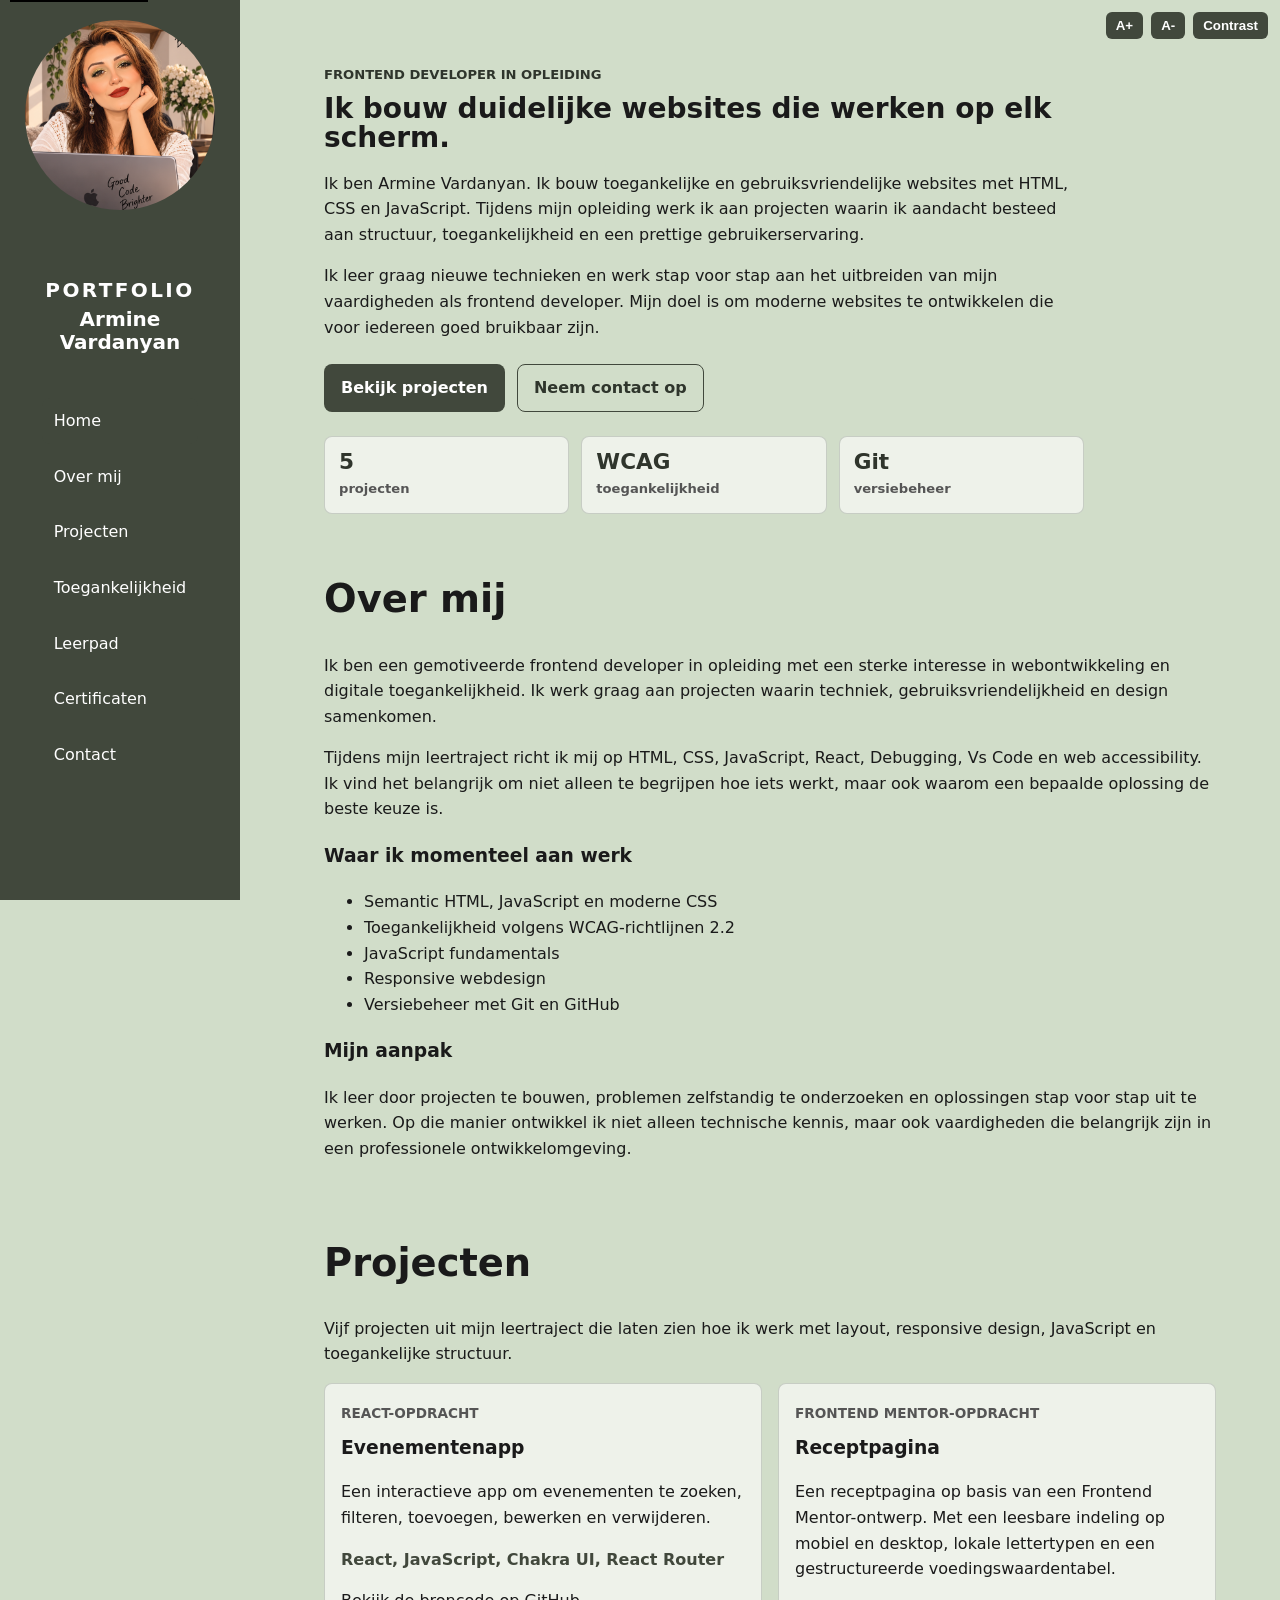
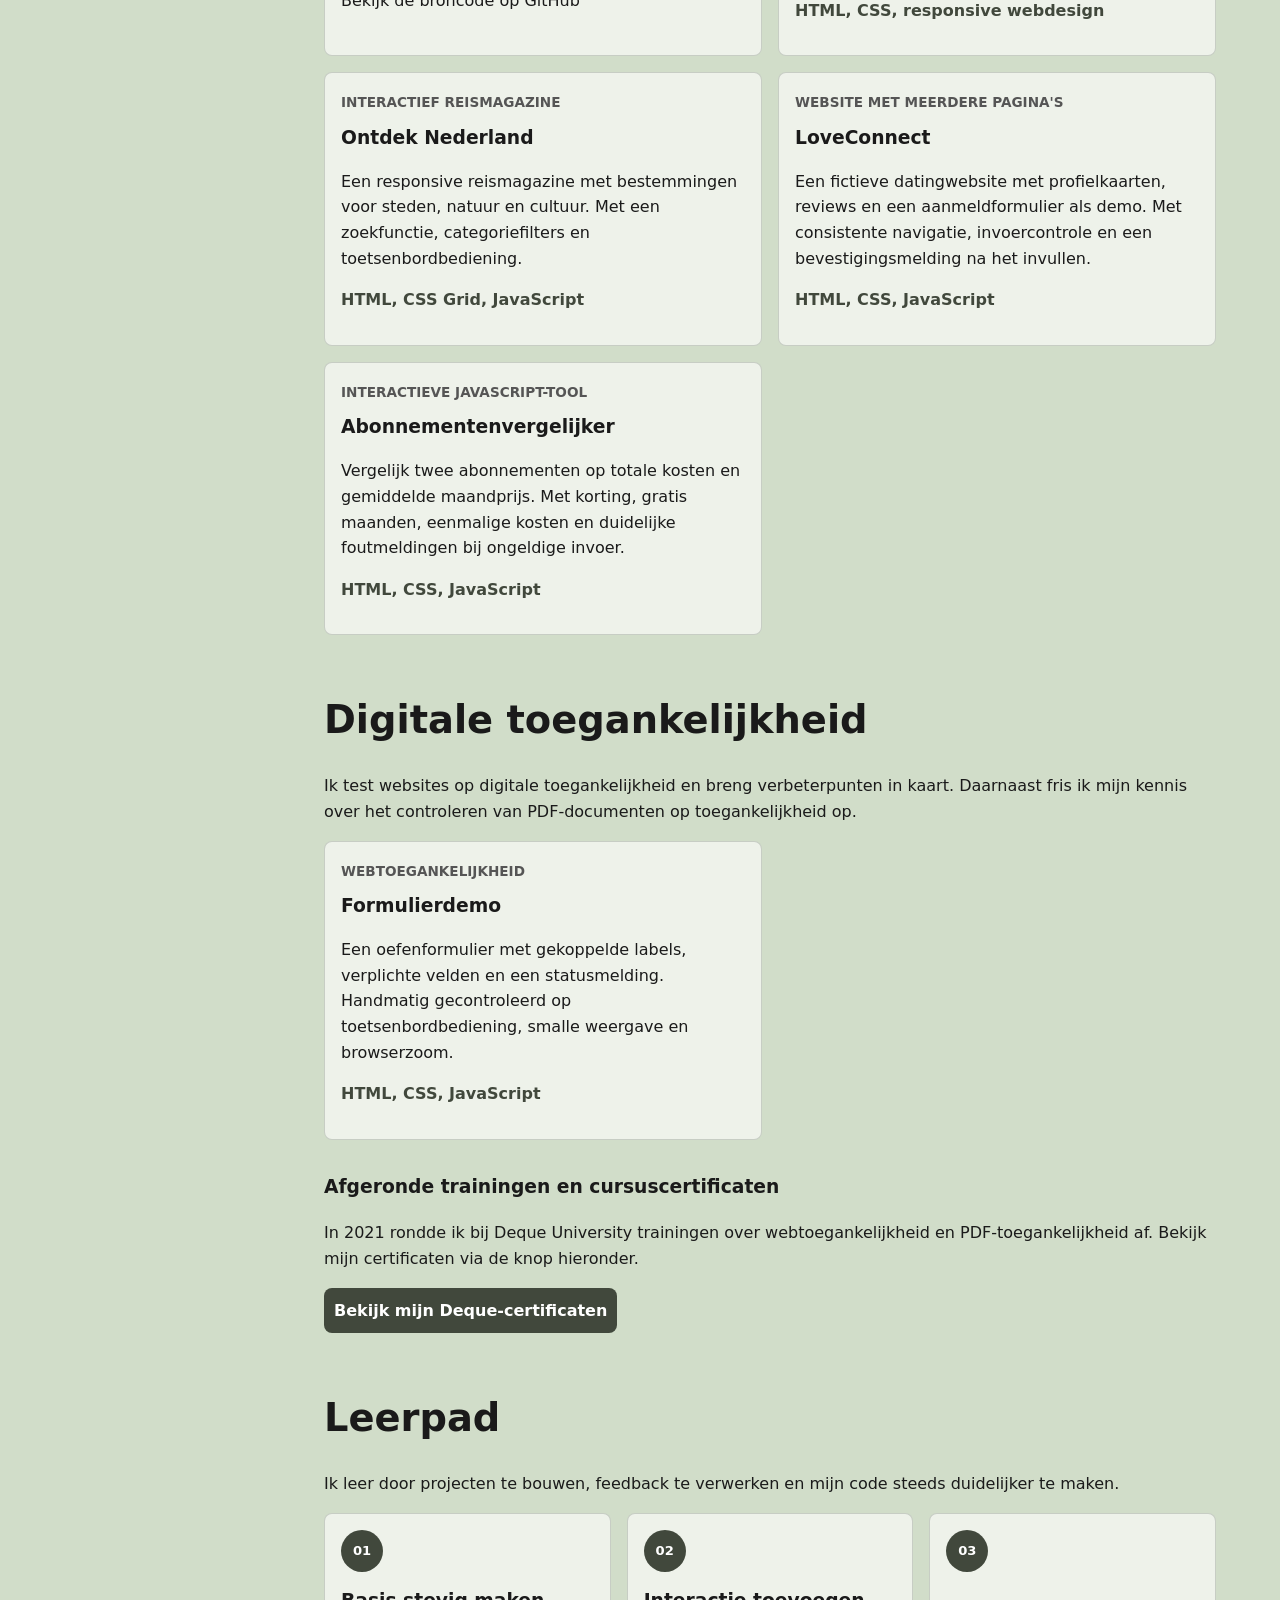
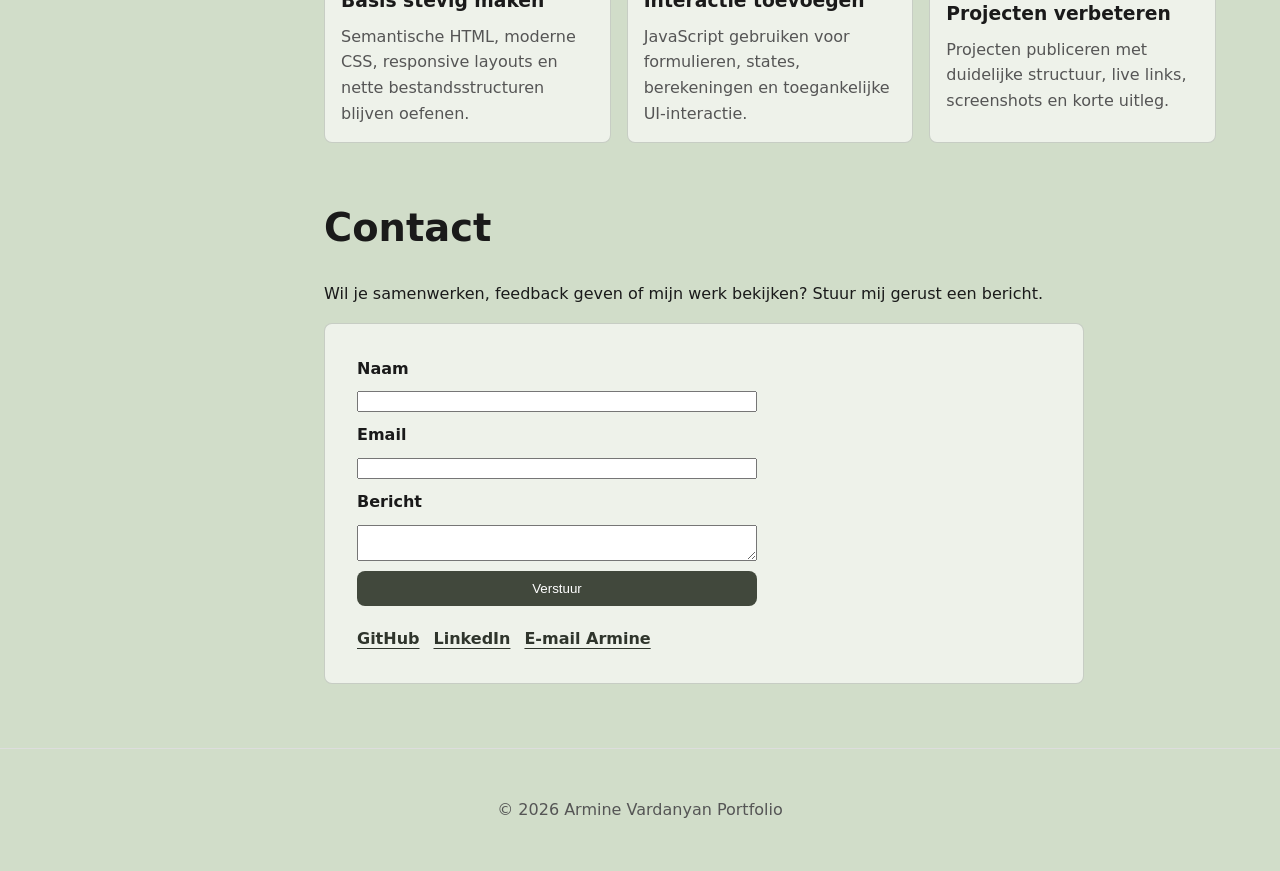
<file: index.html>
<!doctype html>
<html lang="nl" data-theme="light" data-text="normal">
  <head>
    <meta charset="UTF-8" />
    <meta name="viewport" content="width=device-width, initial-scale=1.0" />
    <title>Armine Vdn Portfolio</title>
    <meta
      name="description"
      content="Portfolio van Armine Vardanyan, frontend developer in opleiding met focus op HTML, CSS, JavaScript, React en toegankelijke websites."
    />

    <link rel="stylesheet" href="style.css?v=4" />
  </head>

  <body>
    <!-- SKIP LINK -->
    <a class="skip-link" href="#main">Skip to content</a>

    <!-- ACCESSIBILITY TOOLS -->
    <div class="accessibility-tools" aria-label="Toegankelijkheidsopties">
      <button id="increase-text" aria-label="Tekst vergroten">A+</button>
      <button id="decrease-text" aria-label="Tekst verkleinen">A-</button>
      <button id="contrast-btn" aria-label="Contrast modus">Contrast</button>
    </div>

    <!-- SIDEBAR -->
    <header>
      <nav class="navbar" aria-label="Hoofdnavigatie">
        <!-- PROFIEL -->
        <div class="profile">
          <button
            class="profile-button"
            id="open-profile"
            type="button"
            aria-label="Open profielfoto"
          >
            <img
              src="foto.png"
              alt="Profielfoto van Armine"
              class="profile-img"
            />
          </button>
        </div>

        <h1>
          <span class="portfolio-title">PORTFOLIO</span>
          <span>Armine Vardanyan</span>
        </h1>

        <ul class="nav-links">
          <li><a href="#home" class="active">Home</a></li>
          <li><a href="#about">Over mij</a></li>
          <li><a href="#projects">Projecten</a></li>
          <li><a href="#accessibility">Toegankelijkheid</a></li>
          <li><a href="#journey">Leerpad</a></li>

          <!-- POPUP BUTTON -->
          <li>
            <button
              class="nav-button"
              id="open-cert"
              type="button"
              aria-haspopup="dialog"
              aria-controls="cert-modal"
            >
              Certificaten
            </button>
          </li>

          <li><a href="#contact">Contact</a></li>
        </ul>
      </nav>
    </header>

    <!-- MAIN -->
    <main id="main">
      <section class="hero" id="home">
        <div class="hero-text">
          <p class="eyebrow">Frontend developer in opleiding</p>
          <h2>Ik bouw duidelijke websites die werken op elk scherm.</h2>

          <p>
            Ik ben Armine Vardanyan. Ik bouw toegankelijke en
            gebruiksvriendelijke websites met HTML, CSS en JavaScript. Tijdens
            mijn opleiding werk ik aan projecten waarin ik aandacht besteed aan
            structuur, toegankelijkheid en een prettige gebruikerservaring.
          </p>

          <p>
            Ik leer graag nieuwe technieken en werk stap voor stap aan het
            uitbreiden van mijn vaardigheden als frontend developer. Mijn doel
            is om moderne websites te ontwikkelen die voor iedereen goed
            bruikbaar zijn.
          </p>

          <div class="hero-actions" aria-label="Belangrijke acties">
            <a class="button-link primary" href="#projects">Bekijk projecten</a>
            <a class="button-link secondary" href="#contact">Neem contact op</a>
          </div>

          <ul class="hero-stats" aria-label="Portfolio highlights">
            <li><strong>5</strong><span>projecten</span></li>
            <li><strong>WCAG</strong><span>toegankelijkheid</span></li>
            <li><strong>Git</strong><span>versiebeheer</span></li>
          </ul>
        </div>
      </section>
      <section id="about">
        <h2>Over mij</h2>

        <p>
          Ik ben een gemotiveerde frontend developer in opleiding met een sterke
          interesse in webontwikkeling en digitale toegankelijkheid. Ik werk
          graag aan projecten waarin techniek, gebruiksvriendelijkheid en design
          samenkomen.
        </p>

        <p>
          Tijdens mijn leertraject richt ik mij op HTML, CSS, JavaScript, React,
          Debugging, Vs Code en web accessibility. Ik vind het belangrijk om
          niet alleen te begrijpen hoe iets werkt, maar ook waarom een bepaalde
          oplossing de beste keuze is.
        </p>

        <h3>Waar ik momenteel aan werk</h3>

        <ul>
          <li>Semantic HTML, JavaScript en moderne CSS</li>
          <li>Toegankelijkheid volgens WCAG-richtlijnen 2.2</li>
          <li>JavaScript fundamentals</li>
          <li>Responsive webdesign</li>
          <li>Versiebeheer met Git en GitHub</li>
        </ul>

        <h3>Mijn aanpak</h3>

        <p>
          Ik leer door projecten te bouwen, problemen zelfstandig te onderzoeken
          en oplossingen stap voor stap uit te werken. Op die manier ontwikkel
          ik niet alleen technische kennis, maar ook vaardigheden die belangrijk
          zijn in een professionele ontwikkelomgeving.
        </p>
      </section>

      <section id="projects">
        <h2>Projecten</h2>
        <p>
          Vijf projecten uit mijn leertraject die laten zien hoe ik werk met
          layout, responsive design, JavaScript en toegankelijke structuur.
        </p>

        <div class="project-grid">
          <a
            class="project-card"
            href="https://github.com/ArmVdn/Final-React-Advanced-Project"
          >
            <span class="project-type">React-opdracht</span>
            <h3>Evenementenapp</h3>
            <p>
              Een interactieve app om evenementen te zoeken, filteren,
              toevoegen, bewerken en verwijderen.
            </p>
            <p class="project-tech">
              React, JavaScript, Chakra UI, React Router
            </p>
            <p>Bekijk de broncode op GitHub</p>
          </a>
          <a class="project-card" href="projects/recipe-page/index.html">
            <span class="project-type">Frontend Mentor-opdracht</span>
            <h3>Receptpagina</h3>
            <p>
              Een receptpagina op basis van een Frontend Mentor-ontwerp. Met een
              leesbare indeling op mobiel en desktop, lokale lettertypen en een
              gestructureerde voedingswaardentabel.
            </p>
            <p class="project-tech">HTML, CSS, responsive webdesign</p>
          </a>

          <a class="project-card" href="projects/ontdek-nederland/index.html">
            <span class="project-type">Interactief reismagazine</span>
            <h3>Ontdek Nederland</h3>

            <p>
              Een responsive reismagazine met bestemmingen voor steden, natuur
              en cultuur. Met een zoekfunctie, categoriefilters en
              toetsenbordbediening.
            </p>

            <p class="project-tech">HTML, CSS Grid, JavaScript</p>
          </a>
          <a class="project-card" href="projects/loveconnect/index.html">
            <span class="project-type">Website met meerdere pagina's</span>
            <h3>LoveConnect</h3>
            <p>
              Een fictieve datingwebsite met profielkaarten, reviews en een
              aanmeldformulier als demo. Met consistente navigatie,
              invoercontrole en een bevestigingsmelding na het invullen.
            </p>
            <p class="project-tech">HTML, CSS, JavaScript</p>
          </a>
          <a class="project-card" href="projects/payment-calculator/index.html">
            <span class="project-type">Interactieve JavaScript-tool</span>
            <h3>Abonnementenvergelijker</h3>
            <p>
              Vergelijk twee abonnementen op totale kosten en gemiddelde
              maandprijs. Met korting, gratis maanden, eenmalige kosten en
              duidelijke foutmeldingen bij ongeldige invoer.
            </p>
            <p class="project-tech">HTML, CSS, JavaScript</p>
          </a>
        </div>
      </section>
      <section id="accessibility">
        <h2>Digitale toegankelijkheid</h2>
        <p>
          Ik test websites op digitale toegankelijkheid en breng verbeterpunten
          in kaart. Daarnaast fris ik mijn kennis over het controleren van
          PDF-documenten op toegankelijkheid op.
        </p>

        <div class="project-grid">
          <a
            class="project-card"
            href="projects/toegankelijk-formulier/index.html"
          >
            <span class="project-type">Webtoegankelijkheid</span>
            <h3>Formulierdemo</h3>
            <p>
              Een oefenformulier met gekoppelde labels, verplichte velden en een
              statusmelding. Handmatig gecontroleerd op toetsenbordbediening,
              smalle weergave en browserzoom.
            </p>
            <p class="project-tech">HTML, CSS, JavaScript</p>
          </a>
        </div>

        <h3 class="training-title">
          Afgeronde trainingen en cursuscertificaten
        </h3>
        <p>
          In 2021 rondde ik bij Deque University trainingen over
          webtoegankelijkheid en PDF-toegankelijkheid af. Bekijk mijn
          certificaten via de knop hieronder.
        </p>

        <button
          class="certificate-open"
          type="button"
          data-certificate="1"
          aria-haspopup="dialog"
          aria-controls="cert-modal"
        >
          Bekijk mijn Deque-certificaten
        </button>
      </section>
      <section id="journey">
        <h2>Leerpad</h2>
        <p>
          Ik leer door projecten te bouwen, feedback te verwerken en mijn code
          steeds duidelijker te maken.
        </p>

        <ol class="timeline">
          <li>
            <span>01</span>
            <div>
              <h3>Basis stevig maken</h3>
              <p>
                Semantische HTML, moderne CSS, responsive layouts en nette
                bestandsstructuren blijven oefenen.
              </p>
            </div>
          </li>
          <li>
            <span>02</span>
            <div>
              <h3>Interactie toevoegen</h3>
              <p>
                JavaScript gebruiken voor formulieren, states, berekeningen en
                toegankelijke UI-interactie.
              </p>
            </div>
          </li>
          <li>
            <span>03</span>
            <div>
              <h3>Projecten verbeteren</h3>
              <p>
                Projecten publiceren met duidelijke structuur, live links,
                screenshots en korte uitleg.
              </p>
            </div>
          </li>
        </ol>
      </section>

      <section id="contact">
        <h2>Contact</h2>
        <p>
          Wil je samenwerken, feedback geven of mijn werk bekijken? Stuur mij
          gerust een bericht.
        </p>
        <div class="contact">
          <form
            action="https://formspree.io/f/mdeaakor"
            method="POST"
            aria-label="Contactformulier"
          >
            <label for="name">Naam</label>
            <input type="text" id="name" name="name" required />

            <label for="email">Email</label>
            <input type="email" id="email" name="email" required />

            <label for="message">Bericht</label>
            <textarea id="message" name="message" required></textarea>

            <button type="submit">Verstuur</button>
          </form>
          <div class="contact-links" aria-label="Profiel links">
            <a
              href="https://github.com/ArmVdn"
              aria-label="GitHub-profiel van Armine Vardanyan"
            >
              GitHub
            </a>
            <a
              href="https://www.linkedin.com/in/armine-vardanyan-982892228/"
              aria-label="LinkedIn profiel van Armine Vardanyan"
              >LinkedIn</a
            >
            <a href="mailto:arminevdn@live.com">E-mail Armine</a>
          </div>
        </div>
      </section>
    </main>

    <!-- FOOTER -->
    <footer>
      <p>© 2026 Armine Vardanyan Portfolio</p>
    </footer>

    <!-- CERTIFICATEN POPUP -->
    <dialog
      id="cert-modal"
      class="certificate-dialog"
      aria-labelledby="cert-title"
      aria-describedby="cert-caption"
    >
      <div class="certificate-dialog-heading">
        <h2 id="cert-title">Certificaten</h2>
        <button id="close-cert" type="button">Sluiten</button>
      </div>

      <p id="cert-counter" role="status" aria-live="polite" aria-atomic="true">
        Certificaat 1 van 4
      </p>

      <figure>
        <img
          id="cert-image"
          src="certificaat.jpg"
          alt="Front-end Development-certificaat van Winc Academy"
        />
        <figcaption id="cert-caption">
          Front-end Development — Winc Academy.
        </figcaption>
      </figure>

      <div class="certificate-controls">
        <button id="previous-cert" type="button" disabled>Vorige</button>
        <button id="next-cert" type="button">Volgende</button>
      </div>
    </dialog>
    <!-- PROFIELFOTO POPUP -->
    <div id="profile-modal" class="modal" aria-hidden="true">
      <div
        class="modal-content profile-modal-content"
        role="dialog"
        aria-modal="true"
        aria-labelledby="profile-title"
      >
        <h2 id="profile-title">Profielfoto</h2>

        <img src="foto.png" alt="Profielfoto van Armine Vardanyan" />

        <button id="close-profile" type="button">Sluiten</button>
      </div>
    </div>
    <!-- SCRIPTS -->
    <script src="script.js?v=5"></script>
  </body>
</html>
</file>
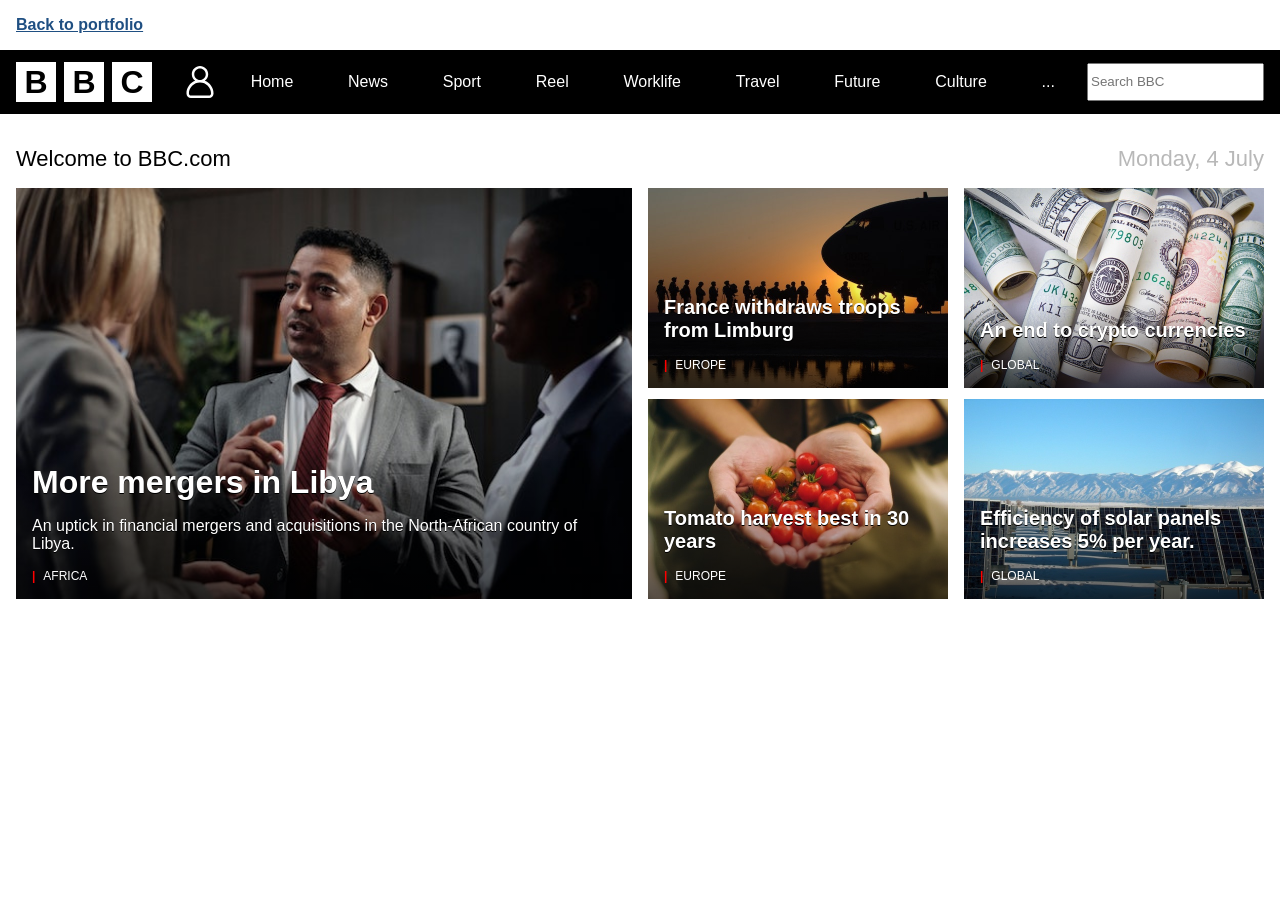
<file: projects/bbc-grid/index.html>
<!DOCTYPE html>
<html dir="ltr" lang="en">

<head>
    <meta charset="UTF-8">
    <meta http-equiv="X-UA-Compatible" content="IE=edge">
    <meta name="viewport" content="width=device-width, initial-scale=1.0">
    <title>CSS Grid: recreate BBC exercise</title>
    <link rel="stylesheet" href="css/normalize.css">
    <link rel="stylesheet" href="css/styles.css">
    <link rel="stylesheet" href="css/header.css">
    <link rel="stylesheet" href="css/subheader.css">
    <link rel="stylesheet" href="css/article.css">
    <link rel="stylesheet" href="css/articles.css">
</head>

<body>
    <a class="portfolio-back" href="../../index.html#projects">Back to portfolio</a>
    <div class="container">
        <header>
            <div class="bleed">
                <div class="avatar ">
                    <img src="./images/avatar.svg" />
                </div>
                <h1>
                    <span>B</span><span>B</span><span>C</span>
                </h1>
                <nav>
                    <a href="#">Home</a>
                    <a href="#">News</a>
                    <a href="#">Sport</a>
                    <a href="#">Reel</a>
                    <a href="#">Worklife</a>
                    <a href="#">Travel</a>
                    <a href="#">Future</a>
                    <a href="#">Culture</a>
                    <a href="#" class="rest">...</a>
                </nav>
                <div class="hamburger_and_search">
                    <div class="hamburger ">
                        <img src="./images/hamburger.svg" />
                    </div>
                    <div class="search ">
                        <img src="./images/search.svg" />
                    </div>
                </div>
                <div class="search search_only">
                    <img src="./images/search.svg" />
                </div>
                <input type="text" placeholder="Search BBC" />
            </div>
        </header>
        <div class="subheader">
            <div class="welcome">Welcome to BBC.com</div>
            <div class="date">Monday, 4 July</div>
        </div>
        <main>
            <div class="articles">
                <article class="story_main">
                    <a href="#">
                        <img src="images/business.jpg" alt="CEO Amir bin Salman" class="cover_image">
                        <h2>More mergers in Libya</h2>
                        <p class="summary">
                            An uptick in financial mergers and acquisitions in the North-African country of Libya.
                        </p>
                        <p class="news_category">Africa</p>
                    </a>
                </article>

                <article>
                    <a href="#">
                        <img src="images/war.jpg" alt="Soldiers getting on an airplane, sunset in the background." class="cover_image">
                        <h2>France withdraws troops from Limburg</h2>
                        <p class="summary">
                            After a succesful military simulation around 5000 French military personnel head home.
                        </p>
                        <p class="news_category">Europe</p>
                    </a>
                </article>

                <article>
                    <a href="#">
                        <img src="images/money.jpg" alt="Rolled up dollar bills" class="cover_image">
                        <h2>An end to crypto currencies</h2>
                        <p class="summary">
                            After 4 years continued devaluation the latest crypto currency investors stop their activities.
                        </p>
                        <p class="news_category">Global</p>
                    </a>
                </article>

                <article>
                    <a href="#">
                        <img src="images/tomatoes.jpg" alt="Hands holding cherry tomatoes" class="cover_image">
                        <h2>Tomato harvest best in 30 years</h2>
                        <p class="summary">
                            Italian farmers have an abundance of high quality tomatoes following near-perfect weather conditions.
                        </p>
                        <p class="news_category">Europe</p>
                    </a>
                </article>

                <article>
                    <a href="#">
                        <img src="images/solar.jpg" alt="An array of solar panels in a snowy landscape." class="cover_image">
                        <h2>Efficiency of solar panels increases 5% per year.</h2>
                        <p class="summary">
                            Technological advances keep on coming in the solar-tech industry.
                        </p>
                        <p class="news_category">Global</p>
                    </a>
                </article>
            </div>
        </main>
    </div>
</body>

</html>
</file>
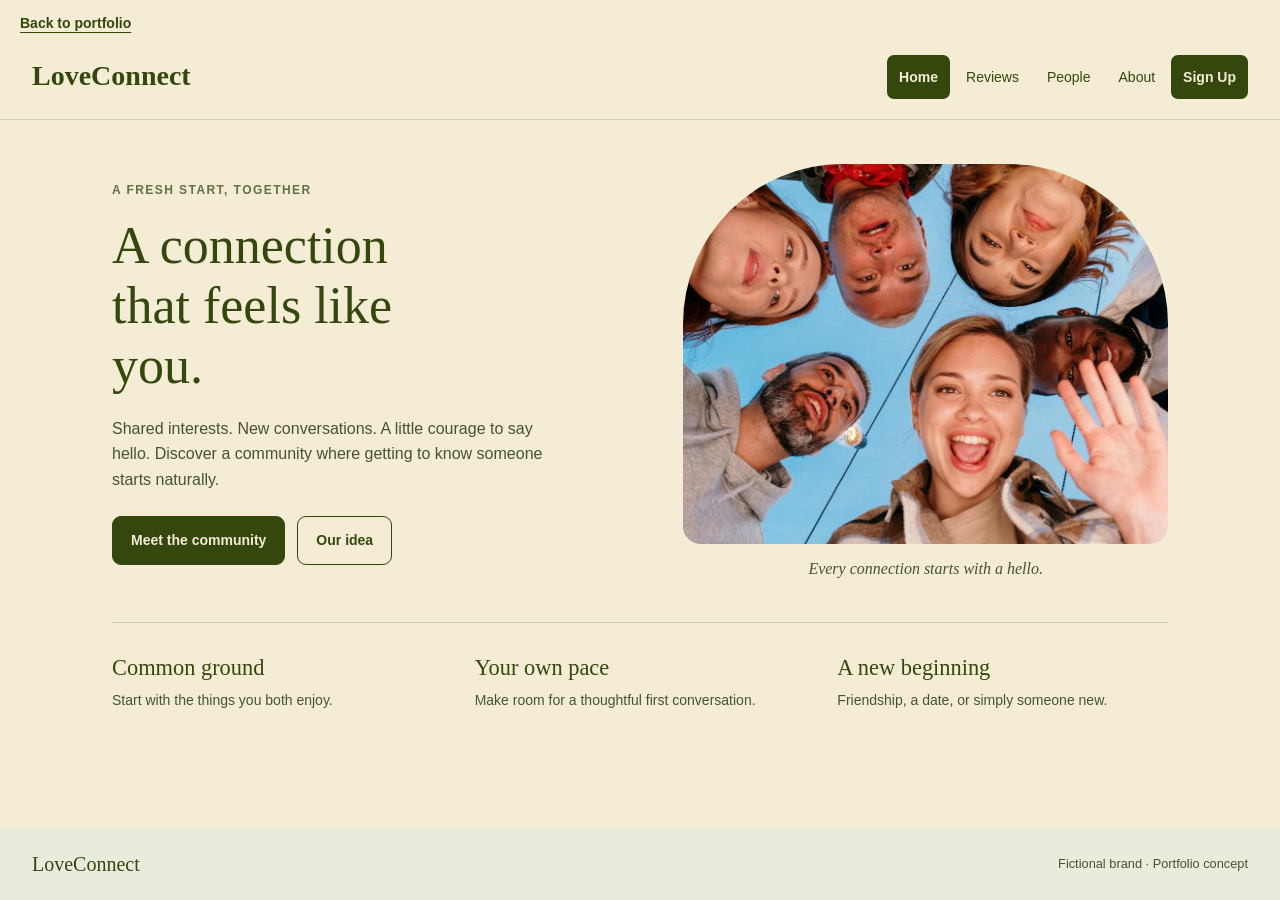
<file: projects/loveconnect/index.html>
<!doctype html>
<html lang="en">
  <head>
    <meta charset="UTF-8" />
    <meta name="viewport" content="width=device-width, initial-scale=1.0" />
    <meta
      name="description"
      content="LoveConnect: a fictional website about shared interests and new connections."
    />
    <title>LoveConnect — Home</title>
    <link rel="stylesheet" href="styles.css" />
  </head>

  <body>
    <a class="skip-link" href="#main-content">Skip to content</a>

    <a class="portfolio-back" href="../../index.html#projects">
      Back to portfolio
    </a>

    <header class="site-header">
      <a class="brand" href="index.html">LoveConnect</a>

      <nav aria-label="Main navigation">
        <ul class="nav-list">
          <li><a href="index.html" aria-current="page">Home</a></li>
          <li><a href="reviews.html">Reviews</a></li>
          <li><a href="people.html">People</a></li>
          <li><a href="details.html">About</a></li>
          <li>
            <a class="nav-signup" href="sign-up.html">Sign Up</a>
          </li>
        </ul>
      </nav>
    </header>

    <main id="main-content">
      <section class="hero" aria-labelledby="home-title">
        <div class="hero-copy">
          <p class="eyebrow">A fresh start, together</p>

          <h1 id="home-title">A connection that feels like you.</h1>

          <p class="hero-description">
            Shared interests. New conversations. A little courage to say hello.
            Discover a community where getting to know someone starts naturally.
          </p>

          <div class="hero-actions">
            <a class="button" href="people.html"> Meet the community </a>

            <a class="button button-secondary" href="details.html">
              Our idea
            </a>
          </div>
        </div>

        <figure class="hero-photo">
          <img
            src="groupofpeople.jpeg"
            alt="Friends looking down at the camera together under a blue sky"
          />
          <figcaption>Every connection starts with a hello.</figcaption>
        </figure>
      </section>

      <section class="features" aria-label="The LoveConnect idea">
        <article class="feature">
          <h2>Common ground</h2>
          <p>Start with the things you both enjoy.</p>
        </article>

        <article class="feature">
          <h2>Your own pace</h2>
          <p>Make room for a thoughtful first conversation.</p>
        </article>

        <article class="feature">
          <h2>A new beginning</h2>
          <p>Friendship, a date, or simply someone new.</p>
        </article>
      </section>
    </main>

    <footer class="site-footer">
      <p class="footer-brand">LoveConnect</p>
      <p>Fictional brand · Portfolio concept</p>
    </footer>
  </body>
</html>
</file>
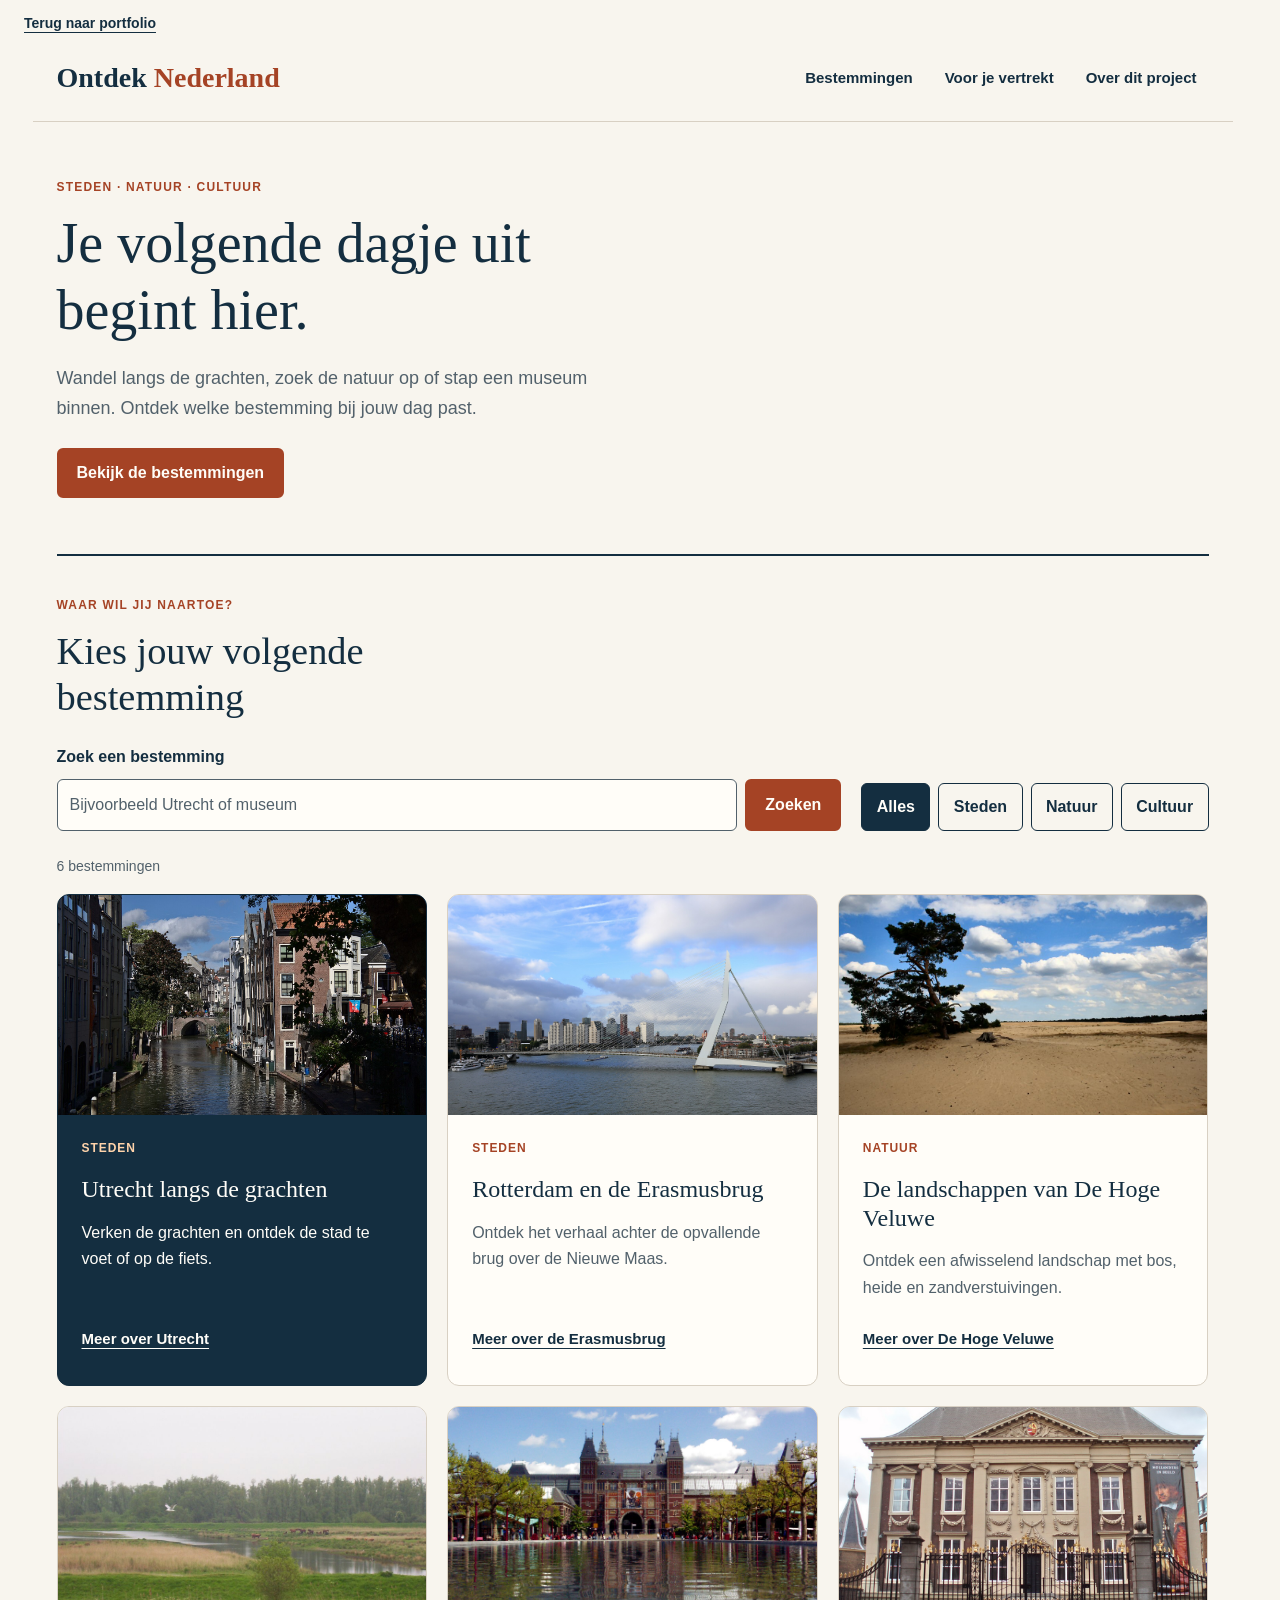
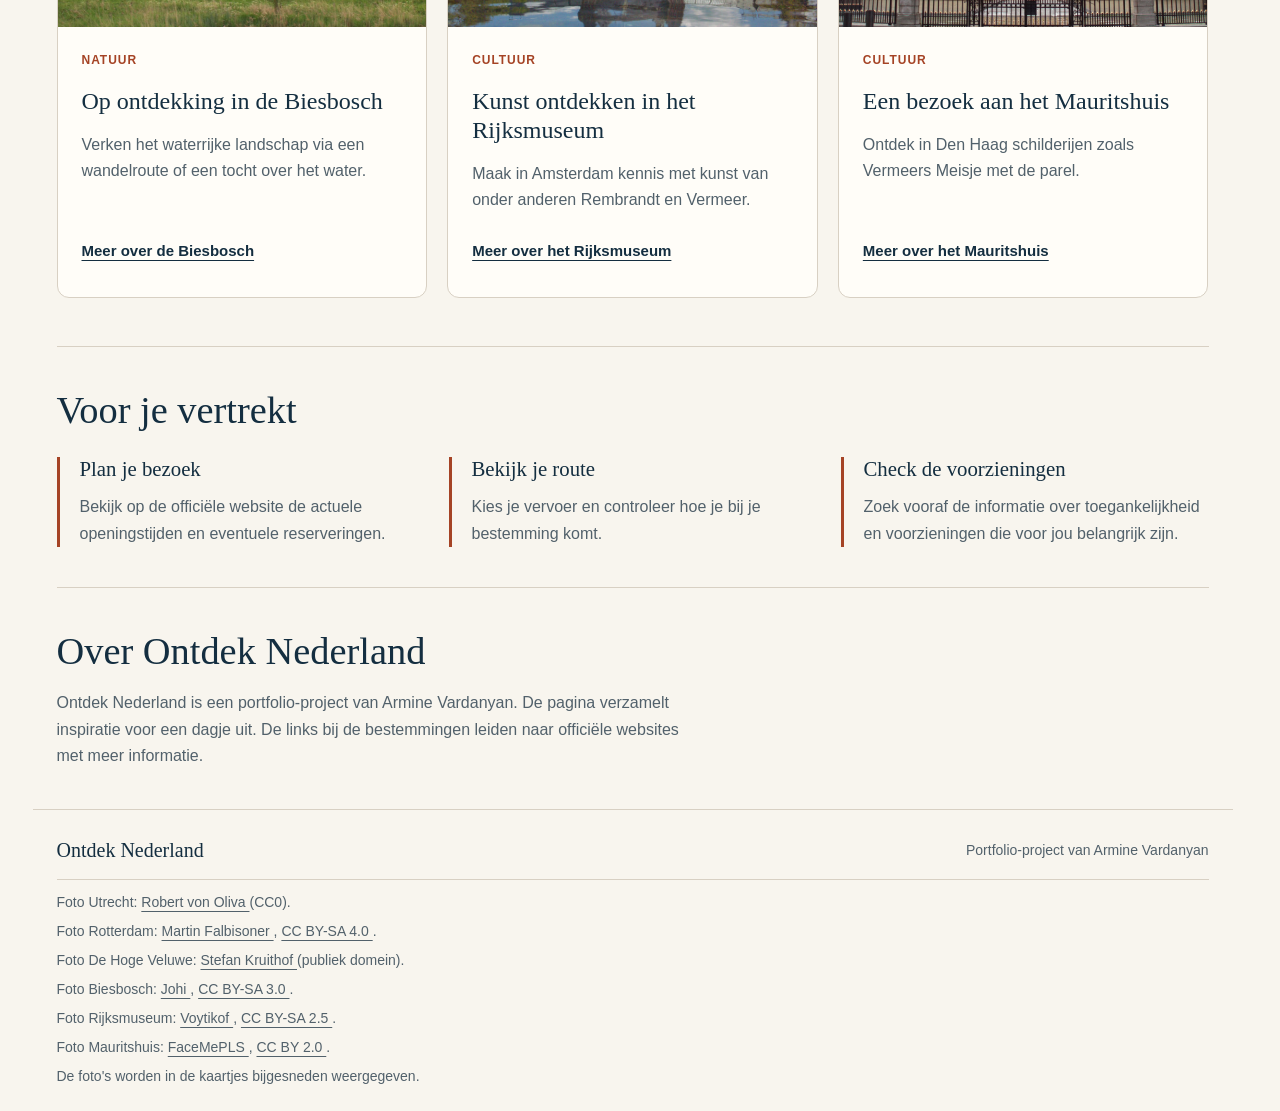
<file: projects/ontdek-nederland/index.html>
<!doctype html>
<html lang="nl">
  <head>
    <meta charset="UTF-8" />
    <meta name="viewport" content="width=device-width, initial-scale=1.0" />
    <meta
      name="description"
      content="Ontdek Nederland: inspiratie voor een dagje uit in de stad, de natuur of een museum."
    />
    <title>Ontdek Nederland | Inspiratie voor je volgende dagje uit</title>

    <link rel="stylesheet" href="style.css" />
    <script src="script.js" defer></script>
  </head>

  <body>
    <a class="skip-link" href="#main-content">Direct naar de inhoud</a>

    <a class="portfolio-back" href="../../index.html#projects">
      Terug naar portfolio
    </a>

    <header class="site-header">
      <a class="site-logo" href="index.html"> Ontdek <span>Nederland</span> </a>

      <nav aria-label="Hoofdnavigatie">
        <ul class="nav-list">
          <li><a href="#inspiratie">Bestemmingen</a></li>
          <li><a href="#voor-je-vertrekt">Voor je vertrekt</a></li>
          <li><a href="#over">Over dit project</a></li>
        </ul>
      </nav>
    </header>

    <main id="main-content" tabindex="-1">
      <section class="hero" aria-labelledby="hero-title">
        <div class="hero-content">
          <p class="eyebrow">Steden · Natuur · Cultuur</p>

          <h1 id="hero-title">Je volgende dagje uit begint hier.</h1>

          <p class="hero-description">
            Wandel langs de grachten, zoek de natuur op of stap een museum
            binnen. Ontdek welke bestemming bij jouw dag past.
          </p>

          <a class="button" href="#inspiratie">Bekijk de bestemmingen</a>
        </div>
      </section>

      <section
        id="inspiratie"
        class="destinations-section"
        aria-labelledby="destinations-title"
      >
        <div class="section-heading">
          <p class="eyebrow">Waar wil jij naartoe?</p>
          <h2 id="destinations-title">Kies jouw volgende bestemming</h2>
        </div>

        <div id="explore-tools" class="explore-tools" hidden>
          <form id="search-form" class="search-form" role="search">
            <label for="search-input">Zoek een bestemming</label>

            <div class="search-row">
              <input
                type="search"
                id="search-input"
                name="zoekterm"
                placeholder="Bijvoorbeeld Utrecht of museum"
                aria-controls="destination-grid"
              />
              <button class="button" type="submit">Zoeken</button>
            </div>
          </form>

          <div
            class="filter-group"
            role="group"
            aria-label="Filter op categorie"
          >
            <button
              class="filter-button"
              type="button"
              data-filter="alles"
              aria-pressed="true"
            >
              Alles
            </button>
            <button
              class="filter-button"
              type="button"
              data-filter="steden"
              aria-pressed="false"
            >
              Steden
            </button>
            <button
              class="filter-button"
              type="button"
              data-filter="natuur"
              aria-pressed="false"
            >
              Natuur
            </button>
            <button
              class="filter-button"
              type="button"
              data-filter="cultuur"
              aria-pressed="false"
            >
              Cultuur
            </button>
          </div>
        </div>

        <p
          id="results-count"
          class="results-count"
          role="status"
          aria-atomic="true"
        >
          6 bestemmingen
        </p>

        <div id="destination-grid" class="destination-grid">
          <!-- UTRECHT -->
          <article
            class="destination-card destination-card-featured"
            data-category="steden"
            aria-labelledby="utrecht-title"
          >
            <img
              class="destination-image"
              src="images/utrecht.jpg"
              alt="De Oudegracht in Utrecht met een brug en huizen langs het water."
              width="1280"
              height="856"
              loading="lazy"
            />

            <div class="card-content">
              <p class="category-label">Steden</p>
              <h3 id="utrecht-title">Utrecht langs de grachten</h3>

              <p>
                Verken de grachten en ontdek de stad te voet of op de fiets.
              </p>

              <a class="card-link" href="https://www.ontdek-utrecht.nl/">
                Meer over Utrecht
              </a>
            </div>
          </article>

          <!-- ROTTERDAM -->
          <article
            class="destination-card"
            data-category="steden"
            aria-labelledby="rotterdam-title"
          >
            <img
              class="destination-image"
              src="images/rotterdam.jpg"
              alt="De Erasmusbrug over de Nieuwe Maas met de skyline van Rotterdam."
              width="1920"
              height="1112"
              loading="lazy"
            />

            <div class="card-content">
              <p class="category-label">Steden</p>
              <h3 id="rotterdam-title">Rotterdam en de Erasmusbrug</h3>

              <p>
                Ontdek het verhaal achter de opvallende brug over de Nieuwe
                Maas.
              </p>

              <a
                class="card-link"
                href="https://stadsarchief.rotterdam.nl/erasmusbrug"
              >
                Meer over de Erasmusbrug
              </a>
            </div>
          </article>

          <article
            class="destination-card"
            data-category="natuur"
            aria-labelledby="veluwe-title"
          >
            <img
              class="destination-image"
              src="images/veluwe.jpg"
              alt="Zandlandschap met dennen op De Hoge Veluwe."
              width="972"
              height="648"
              loading="lazy"
            />

            <div class="card-content">
              <p class="category-label">Natuur</p>
              <h3 id="veluwe-title">De landschappen van De Hoge Veluwe</h3>

              <p>
                Ontdek een afwisselend landschap met bos, heide en
                zandverstuivingen.
              </p>

              <a
                class="card-link"
                href="https://hogeveluwe.nl/natuur-en-cultuur/natuur/landschappen"
              >
                Meer over De Hoge Veluwe
              </a>
            </div>
          </article>

          <!-- BIESBOSCH -->
          <article
            class="destination-card"
            data-category="natuur"
            aria-labelledby="biesbosch-title"
          >
            <img
              class="destination-image"
              src="images/biesbosch.jpg"
              alt="Waterrijk landschap in de Biesbosch."
              width="1100"
              height="830"
              loading="lazy"
            />

            <div class="card-content">
              <p class="category-label">Natuur</p>
              <h3 id="biesbosch-title">Op ontdekking in de Biesbosch</h3>

              <p>
                Verken het waterrijke landschap via een wandelroute of een tocht
                over het water.
              </p>

              <a class="card-link" href="https://www.beleefdebiesbosch.nl/">
                Meer over de Biesbosch
              </a>
            </div>
          </article>

          <!-- RIJKSMUSEUM -->
          <article
            class="destination-card"
            data-category="cultuur"
            aria-labelledby="rijksmuseum-title"
          >
            <img
              class="destination-image"
              src="images/rijksmuseum.jpg"
              alt="Het Rijksmuseum in Amsterdam."
              width="1600"
              height="1200"
              loading="lazy"
            />

            <div class="card-content">
              <p class="category-label">Cultuur</p>
              <h3 id="rijksmuseum-title">Kunst ontdekken in het Rijksmuseum</h3>

              <p>
                Maak in Amsterdam kennis met kunst van onder anderen Rembrandt
                en Vermeer.
              </p>

              <a class="card-link" href="https://www.rijksmuseum.nl/nl">
                Meer over het Rijksmuseum
              </a>
            </div>
          </article>

          <!-- MAURITSHUIS -->
          <article
            class="destination-card"
            data-category="cultuur"
            aria-labelledby="mauritshuis-title"
          >
            <img
              class="destination-image"
              src="images/mauritshuis.jpg"
              alt="Het Mauritshuis in Den Haag."
              width="1024"
              height="768"
              loading="lazy"
            />

            <div class="card-content">
              <p class="category-label">Cultuur</p>
              <h3 id="mauritshuis-title">Een bezoek aan het Mauritshuis</h3>

              <p>
                Ontdek in Den Haag schilderijen zoals Vermeers Meisje met de
                parel.
              </p>

              <a class="card-link" href="https://www.mauritshuis.nl/">
                Meer over het Mauritshuis
              </a>
            </div>
          </article>
        </div>

        <div id="no-results" class="no-results" hidden>
          <h3>Geen bestemmingen gevonden</h3>
          <p>Probeer een andere zoekterm of bekijk alle categorieën.</p>
          <button id="reset-search" class="button" type="button">
            Toon alle bestemmingen
          </button>
        </div>
      </section>

      <section
        id="voor-je-vertrekt"
        class="travel-tips"
        aria-labelledby="tips-title"
      >
        <h2 id="tips-title">Voor je vertrekt</h2>

        <div class="tips-grid">
          <article>
            <h3>Plan je bezoek</h3>
            <p>
              Bekijk op de officiële website de actuele openingstijden en
              eventuele reserveringen.
            </p>
          </article>

          <article>
            <h3>Bekijk je route</h3>
            <p>Kies je vervoer en controleer hoe je bij je bestemming komt.</p>
          </article>

          <article>
            <h3>Check de voorzieningen</h3>
            <p>
              Zoek vooraf de informatie over toegankelijkheid en voorzieningen
              die voor jou belangrijk zijn.
            </p>
          </article>
        </div>
      </section>

      <section id="over" class="about-project" aria-labelledby="about-title">
        <h2 id="about-title">Over Ontdek Nederland</h2>
        <p>
          Ontdek Nederland is een portfolio-project van Armine Vardanyan. De
          pagina verzamelt inspiratie voor een dagje uit. De links bij de
          bestemmingen leiden naar officiële websites met meer informatie.
        </p>
      </section>
    </main>

    <footer class="site-footer">
      <p class="footer-brand">Ontdek Nederland</p>
      <p>Portfolio-project van Armine Vardanyan</p>

      <div class="photo-credit">
        <p>
          Foto Utrecht:
          <a
            href="https://commons.wikimedia.org/wiki/File:Oudegracht_without_wharfs_in_Utrecht.jpg"
          >
            Robert von Oliva
          </a>
          (CC0).
        </p>

        <p>
          Foto Rotterdam:
          <a
            href="https://commons.wikimedia.org/wiki/File:Erasmusbrug,_September_2019.jpg"
          >
            Martin Falbisoner </a
          >,
          <a href="https://creativecommons.org/licenses/by-sa/4.0/">
            CC BY-SA 4.0 </a
          >.
        </p>

        <p>
          Foto De Hoge Veluwe:
          <a
            href="https://commons.wikimedia.org/wiki/File:Sand_Area_Hoge_Veluwe.jpg"
          >
            Stefan Kruithof
          </a>
          (publiek domein).
        </p>

        <p>
          Foto Biesbosch:
          <a
            href="https://commons.wikimedia.org/wiki/File:Biesbosch_wetlands.jpg"
          >
            Johi </a
          >,
          <a href="https://creativecommons.org/licenses/by-sa/3.0/">
            CC BY-SA 3.0 </a
          >.
        </p>

        <p>
          Foto Rijksmuseum:
          <a
            href="https://commons.wikimedia.org/wiki/File:Amsterdam_-_Rijksmuseum.jpg"
          >
            Voytikof </a
          >,
          <a href="https://creativecommons.org/licenses/by-sa/2.5/">
            CC BY-SA 2.5 </a
          >.
        </p>

        <p>
          Foto Mauritshuis:
          <a
            href="https://commons.wikimedia.org/wiki/File:Mauritshuis_Den_Haag.jpg"
          >
            FaceMePLS </a
          >,
          <a href="https://creativecommons.org/licenses/by/2.0/"> CC BY 2.0 </a
          >.
        </p>

        <p>De foto's worden in de kaartjes bijgesneden weergegeven.</p>
      </div>
    </footer>
  </body>
</html>
</file>
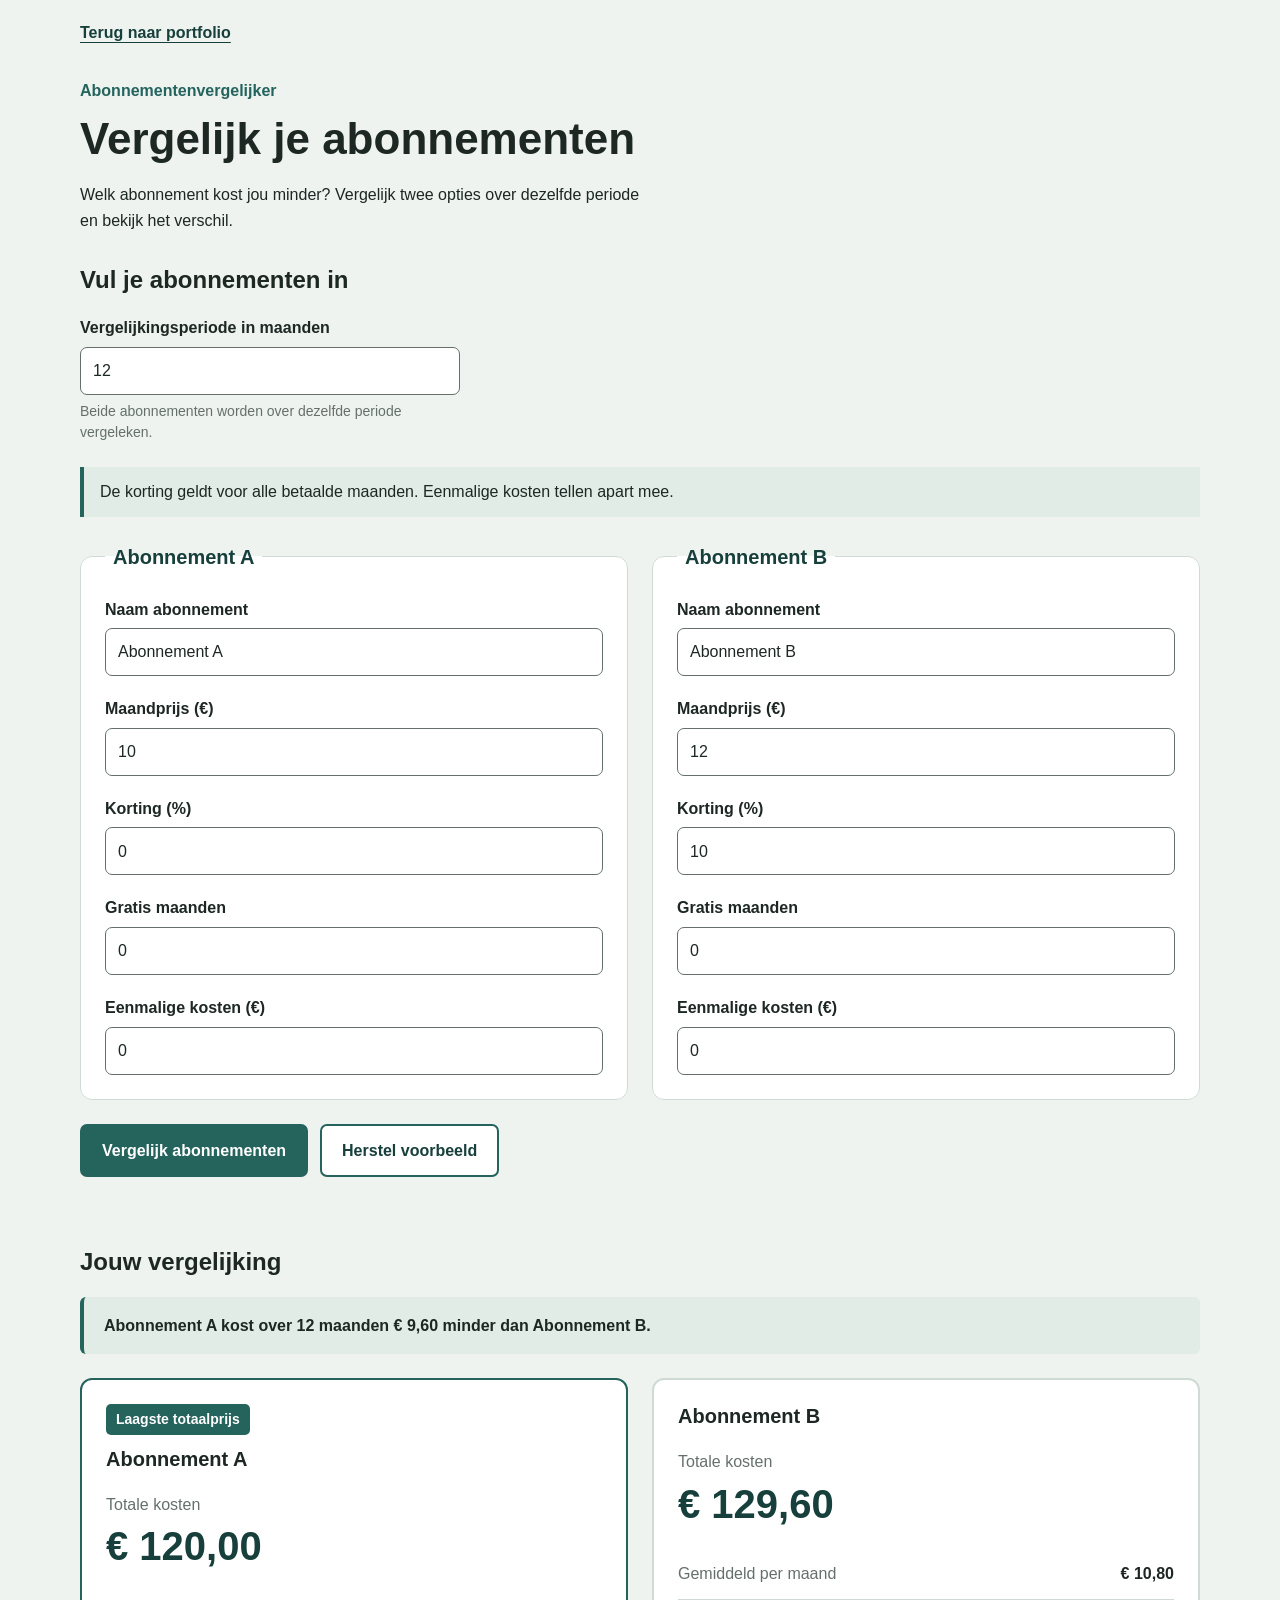
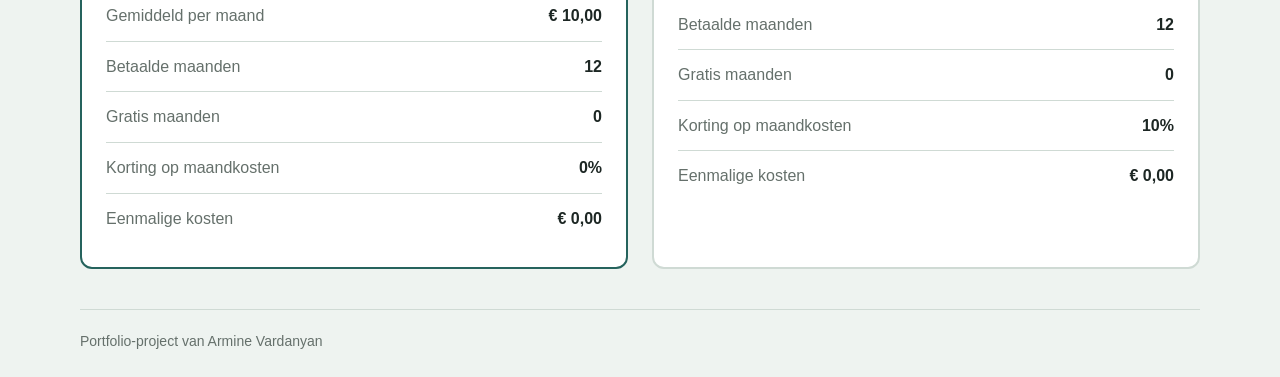
<file: projects/payment-calculator/index.html>
<!doctype html>
<html lang="nl">
  <head>
    <meta charset="UTF-8" />
    <meta name="viewport" content="width=device-width, initial-scale=1.0" />
    <meta
      name="description"
      content="Vergelijk de totale kosten en gemiddelde maandprijs van twee abonnementen."
    />
    <title>Abonnementen vergelijken | Armine Vardanyan</title>
    <link rel="stylesheet" href="styles.css" />
  </head>

  <body>
    <a class="skip-link" href="#main-content">Direct naar de inhoud</a>

    <div class="page-top">
      <a class="back-link" href="../../index.html#projects">
        Terug naar portfolio
      </a>
    </div>

    <main class="calculator" id="main-content" tabindex="-1">
      <section class="intro">
        <p class="eyebrow">Abonnementenvergelijker</p>
        <h1>Vergelijk je abonnementen</h1>
        <p>
          Welk abonnement kost jou minder? Vergelijk twee opties over dezelfde
          periode en bekijk het verschil.
        </p>
      </section>

      <form
        id="comparison-form"
        class="comparison-form"
        aria-labelledby="comparison-form-title"
      >
        <h2 id="comparison-form-title">Vul je abonnementen in</h2>

        <div class="period-setting">
          <label for="period-months"> Vergelijkingsperiode in maanden </label>
          <input
            id="period-months"
            name="periodMonths"
            type="number"
            min="1"
            step="1"
            value="12"
            aria-describedby="period-help period-months-error"
            required
          />
          <p id="period-help" class="field-help">
            Beide abonnementen worden over dezelfde periode vergeleken.
          </p>
          <p id="period-months-error" class="field-error" hidden></p>
        </div>

        <p class="comparison-help">
          De korting geldt voor alle betaalde maanden. Eenmalige kosten tellen
          apart mee.
        </p>

        <div class="plans-grid">
          <fieldset class="plan-card" data-plan="a">
            <legend>Abonnement A</legend>

            <div class="form-field">
              <label for="plan-a-name">Naam abonnement</label>
              <input
                id="plan-a-name"
                name="planAName"
                type="text"
                value="Abonnement A"
                maxlength="60"
                aria-describedby="plan-a-name-error"
                required
              />
              <p id="plan-a-name-error" class="field-error" hidden></p>
            </div>

            <div class="form-field">
              <label for="plan-a-price">Maandprijs (€)</label>
              <input
                id="plan-a-price"
                name="planAPrice"
                type="number"
                min="0"
                step="0.01"
                value="10"
                aria-describedby="plan-a-price-error"
                required
              />
              <p id="plan-a-price-error" class="field-error" hidden></p>
            </div>

            <div class="form-field">
              <label for="plan-a-discount">Korting (%)</label>
              <input
                id="plan-a-discount"
                name="planADiscount"
                type="number"
                min="0"
                max="100"
                step="0.01"
                value="0"
                aria-describedby="plan-a-discount-error"
                required
              />
              <p id="plan-a-discount-error" class="field-error" hidden></p>
            </div>

            <div class="form-field">
              <label for="plan-a-free-months">Gratis maanden</label>
              <input
                id="plan-a-free-months"
                name="planAFreeMonths"
                type="number"
                min="0"
                max="12"
                step="1"
                value="0"
                aria-describedby="plan-a-free-months-error"
                required
              />
              <p id="plan-a-free-months-error" class="field-error" hidden></p>
            </div>

            <div class="form-field">
              <label for="plan-a-fees">Eenmalige kosten (€)</label>
              <input
                id="plan-a-fees"
                name="planAFees"
                type="number"
                min="0"
                step="0.01"
                value="0"
                aria-describedby="plan-a-fees-error"
                required
              />
              <p id="plan-a-fees-error" class="field-error" hidden></p>
            </div>
          </fieldset>

          <fieldset class="plan-card" data-plan="b">
            <legend>Abonnement B</legend>

            <div class="form-field">
              <label for="plan-b-name">Naam abonnement</label>
              <input
                id="plan-b-name"
                name="planBName"
                type="text"
                value="Abonnement B"
                maxlength="60"
                aria-describedby="plan-b-name-error"
                required
              />
              <p id="plan-b-name-error" class="field-error" hidden></p>
            </div>

            <div class="form-field">
              <label for="plan-b-price">Maandprijs (€)</label>
              <input
                id="plan-b-price"
                name="planBPrice"
                type="number"
                min="0"
                step="0.01"
                value="12"
                aria-describedby="plan-b-price-error"
                required
              />
              <p id="plan-b-price-error" class="field-error" hidden></p>
            </div>

            <div class="form-field">
              <label for="plan-b-discount">Korting (%)</label>
              <input
                id="plan-b-discount"
                name="planBDiscount"
                type="number"
                min="0"
                max="100"
                step="0.01"
                value="10"
                aria-describedby="plan-b-discount-error"
                required
              />
              <p id="plan-b-discount-error" class="field-error" hidden></p>
            </div>

            <div class="form-field">
              <label for="plan-b-free-months">Gratis maanden</label>
              <input
                id="plan-b-free-months"
                name="planBFreeMonths"
                type="number"
                min="0"
                max="12"
                step="1"
                value="0"
                aria-describedby="plan-b-free-months-error"
                required
              />
              <p id="plan-b-free-months-error" class="field-error" hidden></p>
            </div>

            <div class="form-field">
              <label for="plan-b-fees">Eenmalige kosten (€)</label>
              <input
                id="plan-b-fees"
                name="planBFees"
                type="number"
                min="0"
                step="0.01"
                value="0"
                aria-describedby="plan-b-fees-error"
                required
              />
              <p id="plan-b-fees-error" class="field-error" hidden></p>
            </div>
          </fieldset>
        </div>

        <div class="form-actions">
          <button id="compare-button" type="submit" disabled>
            Vergelijk abonnementen
          </button>
          <button
            id="reset-comparison"
            class="button-secondary"
            type="button"
            disabled
          >
            Herstel voorbeeld
          </button>
        </div>

        <p
          id="form-feedback"
          class="form-feedback"
          role="status"
          aria-live="polite"
          aria-atomic="true"
        ></p>

        <noscript>
          <p>Schakel JavaScript in om abonnementen te vergelijken.</p>
        </noscript>
      </form>

      <section
        id="comparison-results"
        class="comparison-results"
        aria-labelledby="results-title"
        hidden
      >
        <h2 id="results-title" tabindex="-1">Jouw vergelijking</h2>

        <p
          id="comparison-summary"
          class="comparison-summary"
          role="status"
          aria-live="polite"
          aria-atomic="true"
        ></p>

        <div class="results-grid">
          <article
            id="result-a-card"
            class="result-card"
            aria-labelledby="result-a-name"
          >
            <p id="result-a-badge" class="winner-label" hidden>
              Laagste totaalprijs
            </p>
            <h3 id="result-a-name">Abonnement A</h3>
            <p class="result-label">Totale kosten</p>
            <p id="result-a-total" class="result-price">—</p>

            <dl class="result-details">
              <div>
                <dt>Gemiddeld per maand</dt>
                <dd id="result-a-average">—</dd>
              </div>
              <div>
                <dt>Betaalde maanden</dt>
                <dd id="result-a-paid-months">—</dd>
              </div>
              <div>
                <dt>Gratis maanden</dt>
                <dd id="result-a-free-months">—</dd>
              </div>
              <div>
                <dt>Korting op maandkosten</dt>
                <dd id="result-a-discount">—</dd>
              </div>
              <div>
                <dt>Eenmalige kosten</dt>
                <dd id="result-a-fees">—</dd>
              </div>
            </dl>
          </article>

          <article
            id="result-b-card"
            class="result-card"
            aria-labelledby="result-b-name"
          >
            <p id="result-b-badge" class="winner-label" hidden>
              Laagste totaalprijs
            </p>
            <h3 id="result-b-name">Abonnement B</h3>
            <p class="result-label">Totale kosten</p>
            <p id="result-b-total" class="result-price">—</p>

            <dl class="result-details">
              <div>
                <dt>Gemiddeld per maand</dt>
                <dd id="result-b-average">—</dd>
              </div>
              <div>
                <dt>Betaalde maanden</dt>
                <dd id="result-b-paid-months">—</dd>
              </div>
              <div>
                <dt>Gratis maanden</dt>
                <dd id="result-b-free-months">—</dd>
              </div>
              <div>
                <dt>Korting op maandkosten</dt>
                <dd id="result-b-discount">—</dd>
              </div>
              <div>
                <dt>Eenmalige kosten</dt>
                <dd id="result-b-fees">—</dd>
              </div>
            </dl>
          </article>
        </div>
      </section>

      <footer class="project-footer">
        <p>Portfolio-project van Armine Vardanyan</p>
      </footer>
    </main>

    <script src="script.js"></script>
  </body>
</html>
</file>
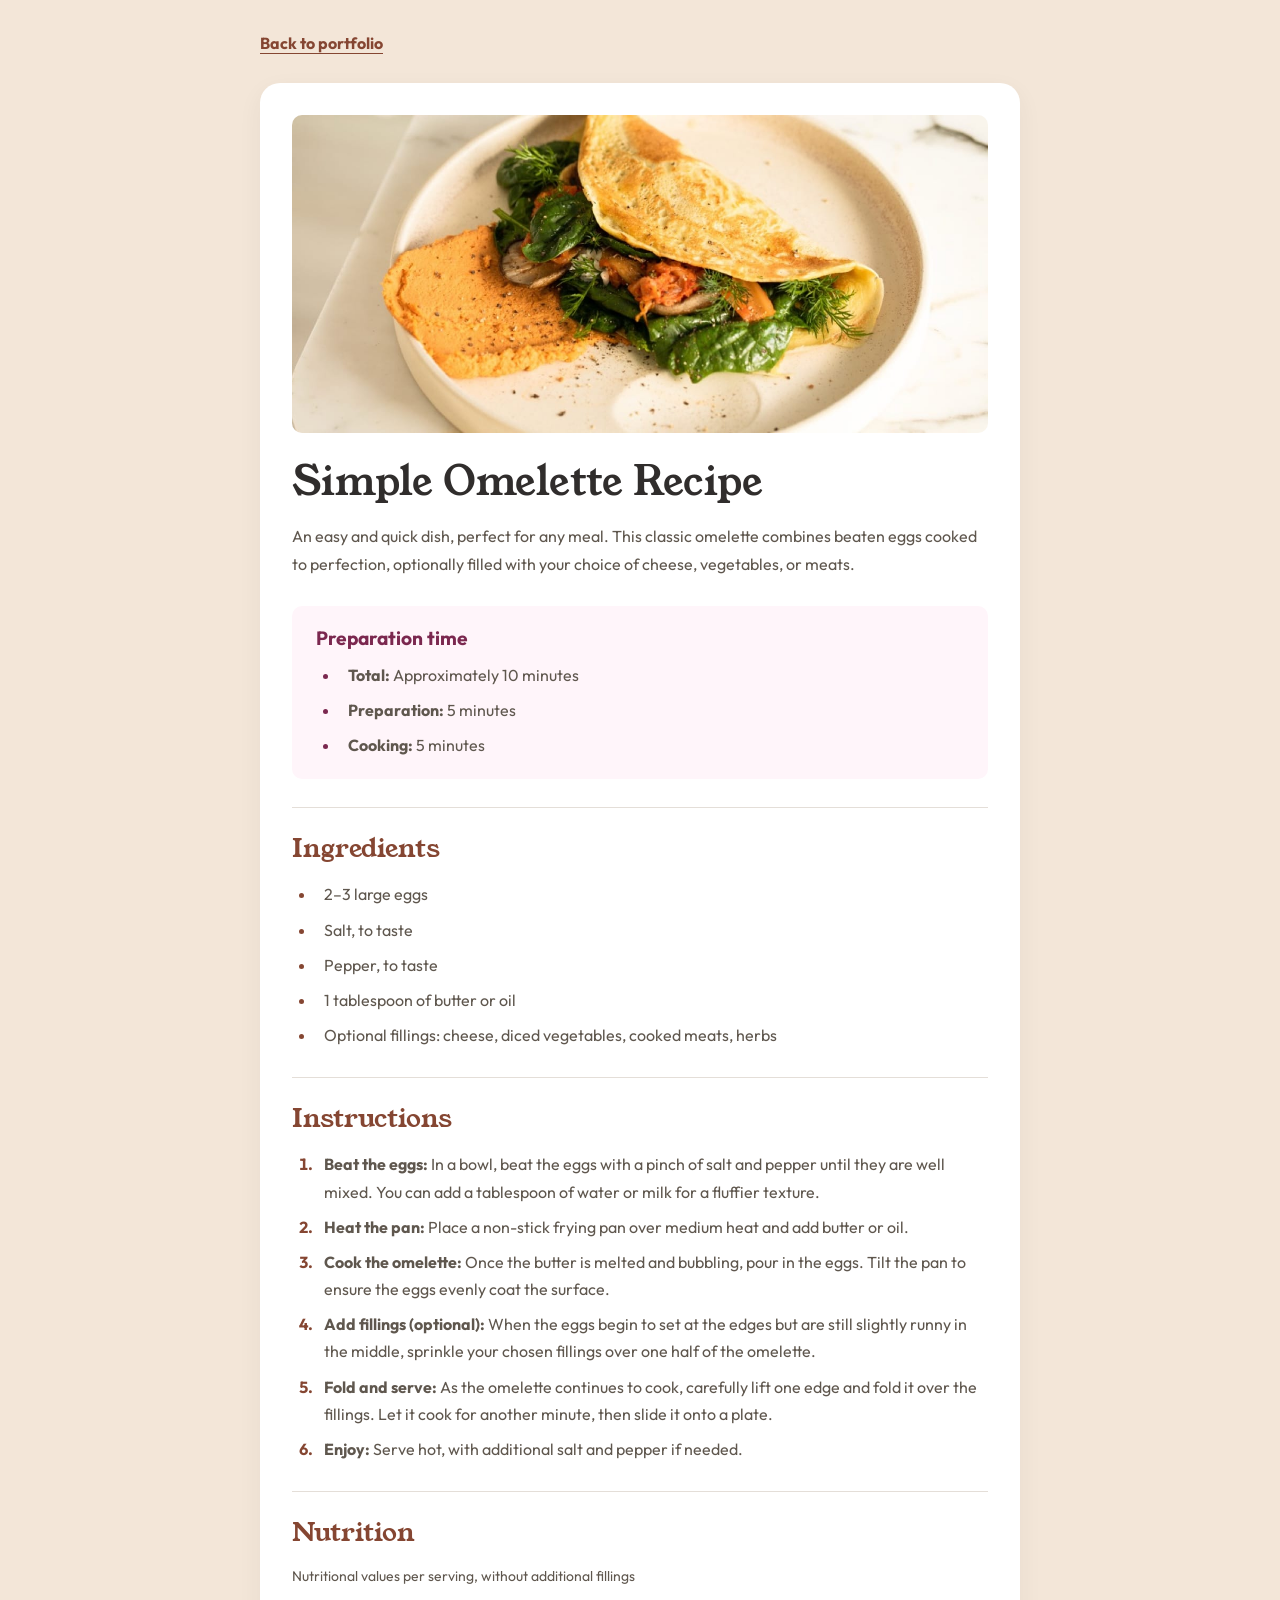
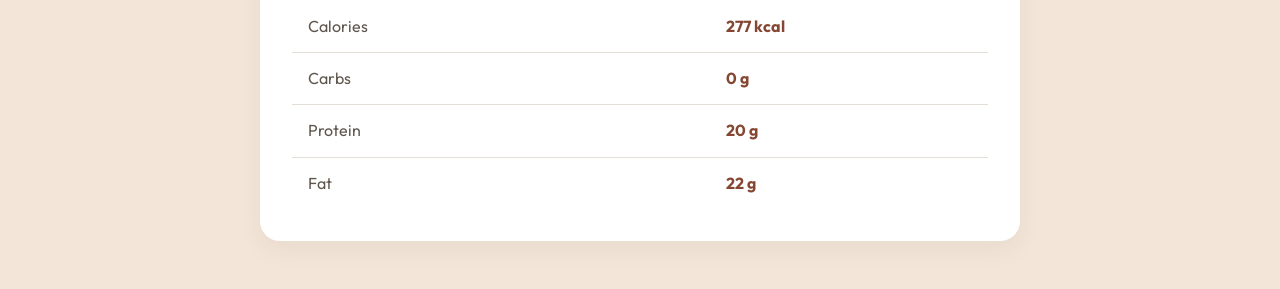
<file: projects/recipe-page/index.html>
<!doctype html>
<html lang="en">
  <head>
    <meta charset="UTF-8" />
    <meta name="viewport" content="width=device-width, initial-scale=1.0" />
    <meta
      name="description"
      content="A simple omelette recipe with ingredients, preparation steps and nutritional values."
    />
    <title>Simple Omelette Recipe | Armine Vardanyan</title>
    <link
      rel="icon"
      type="image/png"
      sizes="32x32"
      href="./assets/images/favicon-32x32.png"
    />
    <link rel="stylesheet" href="style.css" />
  </head>

  <body>
    <a class="portfolio-back" href="../../index.html#projects">
      Back to portfolio
    </a>

    <main>
      <div class="card">
        <img
          src="./assets/images/image-omelette.jpeg"
          alt="An omelette with vegetables on a plate"
          class="top-image responsive-img"
        />

        <h1>Simple Omelette Recipe</h1>
        <p>
          An easy and quick dish, perfect for any meal. This classic omelette
          combines beaten eggs cooked to perfection, optionally filled with your
          choice of cheese, vegetables, or meats.
        </p>

        <div class="grid-layout">
          <section class="preparation-time">
            <h2>Preparation time</h2>
            <ul>
              <li><strong>Total:</strong> Approximately 10 minutes</li>
              <li><strong>Preparation:</strong> 5 minutes</li>
              <li><strong>Cooking:</strong> 5 minutes</li>
            </ul>
          </section>

          <section class="ingredients">
            <h2>Ingredients</h2>
            <ul>
              <li>2–3 large eggs</li>
              <li>Salt, to taste</li>
              <li>Pepper, to taste</li>
              <li>1 tablespoon of butter or oil</li>
              <li>
                Optional fillings: cheese, diced vegetables, cooked meats, herbs
              </li>
            </ul>
          </section>

          <section class="instructions">
            <h2>Instructions</h2>
            <ol>
              <li>
                <strong>Beat the eggs:</strong> In a bowl, beat the eggs with a
                pinch of salt and pepper until they are well mixed. You can add
                a tablespoon of water or milk for a fluffier texture.
              </li>
              <li>
                <strong>Heat the pan:</strong> Place a non-stick frying pan over
                medium heat and add butter or oil.
              </li>
              <li>
                <strong>Cook the omelette:</strong> Once the butter is melted
                and bubbling, pour in the eggs. Tilt the pan to ensure the eggs
                evenly coat the surface.
              </li>
              <li>
                <strong>Add fillings (optional):</strong> When the eggs begin to
                set at the edges but are still slightly runny in the middle,
                sprinkle your chosen fillings over one half of the omelette.
              </li>
              <li>
                <strong>Fold and serve:</strong> As the omelette continues to
                cook, carefully lift one edge and fold it over the fillings. Let
                it cook for another minute, then slide it onto a plate.
              </li>
              <li>
                <strong>Enjoy:</strong> Serve hot, with additional salt and
                pepper if needed.
              </li>
            </ol>
          </section>

          <section class="nutrition">
            <h2>Nutrition</h2>

            <table class="nutrition-table">
              <caption>
                Nutritional values per serving, without additional fillings
              </caption>
              <tbody>
                <tr>
                  <th scope="row">Calories</th>
                  <td>277 kcal</td>
                </tr>
                <tr>
                  <th scope="row">Carbs</th>
                  <td>0 g</td>
                </tr>
                <tr>
                  <th scope="row">Protein</th>
                  <td>20 g</td>
                </tr>
                <tr>
                  <th scope="row">Fat</th>
                  <td>22 g</td>
                </tr>
              </tbody>
            </table>
          </section>
        </div>
      </div>
    </main>
  </body>
</html>
</file>
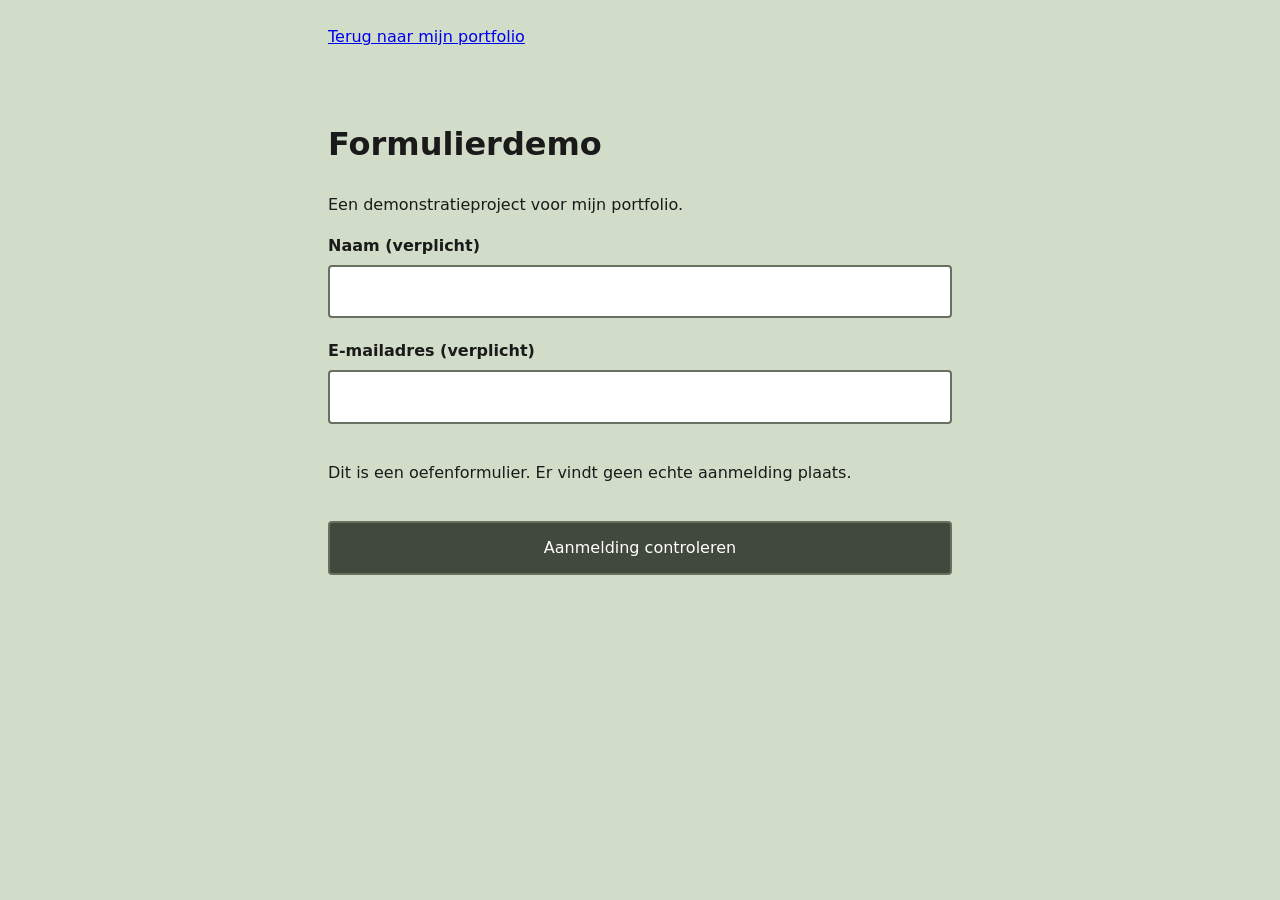
<file: projects/toegankelijk-formulier/index.html>
<!doctype html>
<html lang="nl">
  <head>
    <meta charset="UTF-8" />
    <meta name="viewport" content="width=device-width, initial-scale=1.0" />
    <title>Aanmeldformulier | Armine Vardanyan</title>
    <link rel="stylesheet" href="style.css" />
  </head>

  <body>
    <header>
      <a href="../../index.html#accessibility"> Terug naar mijn portfolio </a>
    </header>

    <main id="main">
      <h1>Formulierdemo</h1>
      <p>Een demonstratieproject voor mijn portfolio.</p>
      <form id="workshop-form">
        <div>
          <label for="full-name">Naam (verplicht)</label>
          <input
            type="text"
            id="full-name"
            name="name"
            autocomplete="name"
            required
          />
        </div>

        <div>
          <label for="email">E-mailadres (verplicht)</label>
          <input
            type="email"
            id="email"
            name="email"
            autocomplete="email"
            required
          />
        </div>

        <p>Dit is een oefenformulier. Er vindt geen echte aanmelding plaats.</p>

        <button type="submit">Aanmelding controleren</button>

        <p id="form-status" role="status"></p>
      </form>
    </main>
    <script src="script.js"></script>
  </body>
</html>
</file>
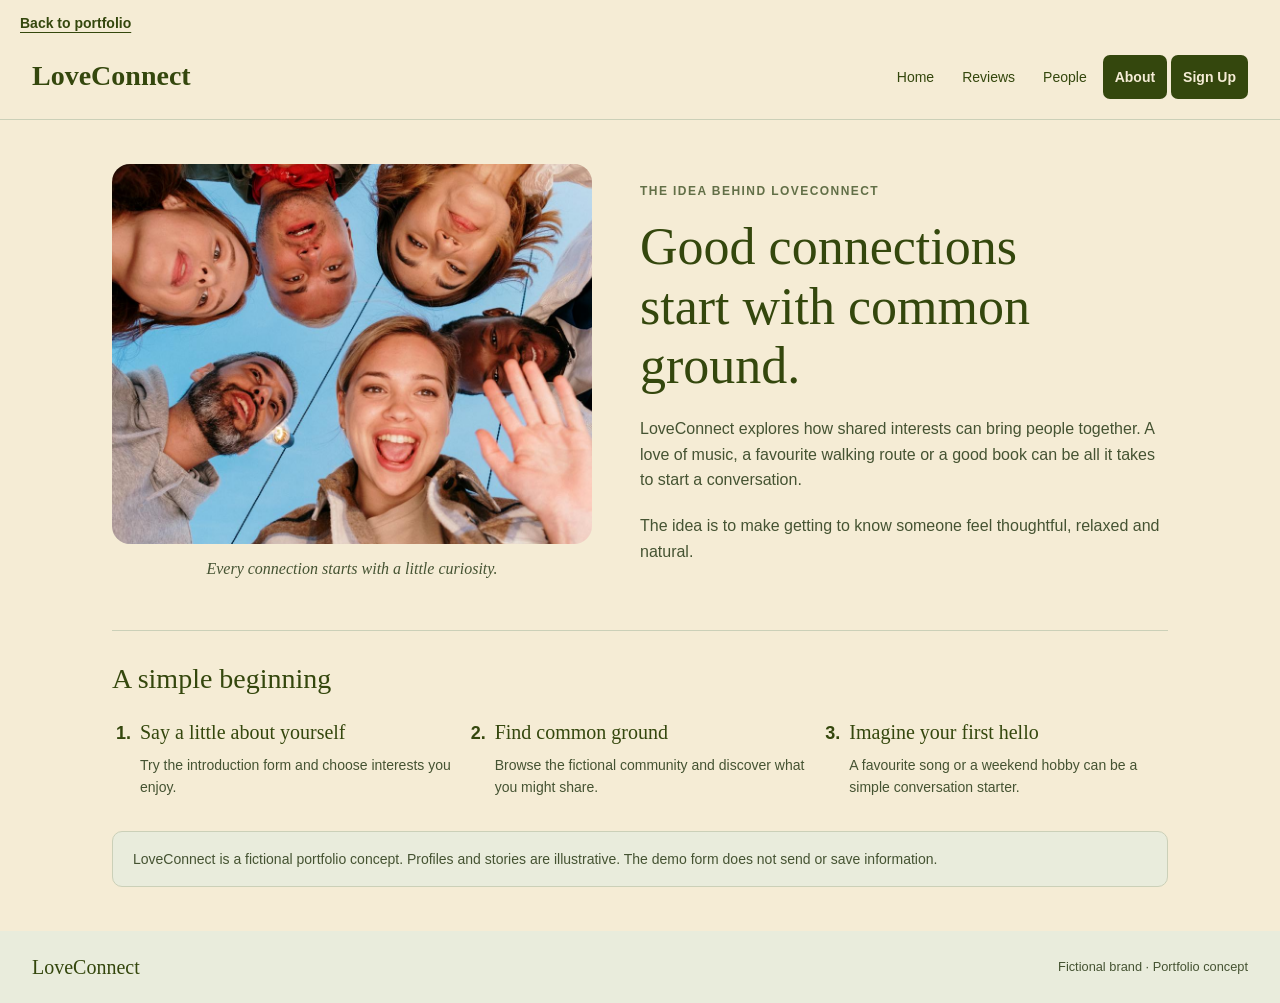
<file: projects/loveconnect/details.html>
<!doctype html>
<html lang="en">
  <head>
    <meta charset="UTF-8" />
    <meta name="viewport" content="width=device-width, initial-scale=1.0" />
    <meta
      name="description"
      content="Discover the idea behind LoveConnect, a fictional community website."
    />
    <title>LoveConnect — About</title>
    <link rel="stylesheet" href="styles.css" />
  </head>

  <body>
    <a class="skip-link" href="#main-content">Skip to content</a>

    <a class="portfolio-back" href="../../index.html#projects">
      Back to portfolio
    </a>

    <header class="site-header">
      <a class="brand" href="index.html">LoveConnect</a>

      <nav aria-label="Main navigation">
        <ul class="nav-list">
          <li><a href="index.html">Home</a></li>
          <li><a href="reviews.html">Reviews</a></li>
          <li><a href="people.html">People</a></li>
          <li>
            <a href="details.html" aria-current="page">About</a>
          </li>
          <li>
            <a class="nav-signup" href="sign-up.html">Sign Up</a>
          </li>
        </ul>
      </nav>
    </header>

    <main id="main-content">
      <section class="about-layout" aria-labelledby="about-title">
        <div class="about-copy">
          <p class="eyebrow">The idea behind LoveConnect</p>

          <h1 id="about-title">Good connections start with common ground.</h1>

          <p class="about-description">
            LoveConnect explores how shared interests can bring people together.
            A love of music, a favourite walking route or a good book can be all
            it takes to start a conversation.
          </p>

          <p class="about-description">
            The idea is to make getting to know someone feel thoughtful, relaxed
            and natural.
          </p>
        </div>

        <figure class="about-photo">
          <img
            src="groupofpeople.jpeg"
            alt="Friends looking down at the camera together under a blue sky"
          />
          <figcaption>
            Every connection starts with a little curiosity.
          </figcaption>
        </figure>
      </section>

      <section class="about-steps" aria-labelledby="steps-title">
        <h2 id="steps-title">A simple beginning</h2>

        <ol class="about-step-list">
          <li>
            <h3>Say a little about yourself</h3>
            <p>Try the introduction form and choose interests you enjoy.</p>
          </li>

          <li>
            <h3>Find common ground</h3>
            <p>
              Browse the fictional community and discover what you might share.
            </p>
          </li>

          <li>
            <h3>Imagine your first hello</h3>
            <p>
              A favourite song or a weekend hobby can be a simple conversation
              starter.
            </p>
          </li>
        </ol>
      </section>

      <p class="about-demo-note">
        LoveConnect is a fictional portfolio concept. Profiles and stories are
        illustrative. The demo form does not send or save information.
      </p>
    </main>

    <footer class="site-footer">
      <p class="footer-brand">LoveConnect</p>
      <p>Fictional brand · Portfolio concept</p>
    </footer>
  </body>
</html>
</file>
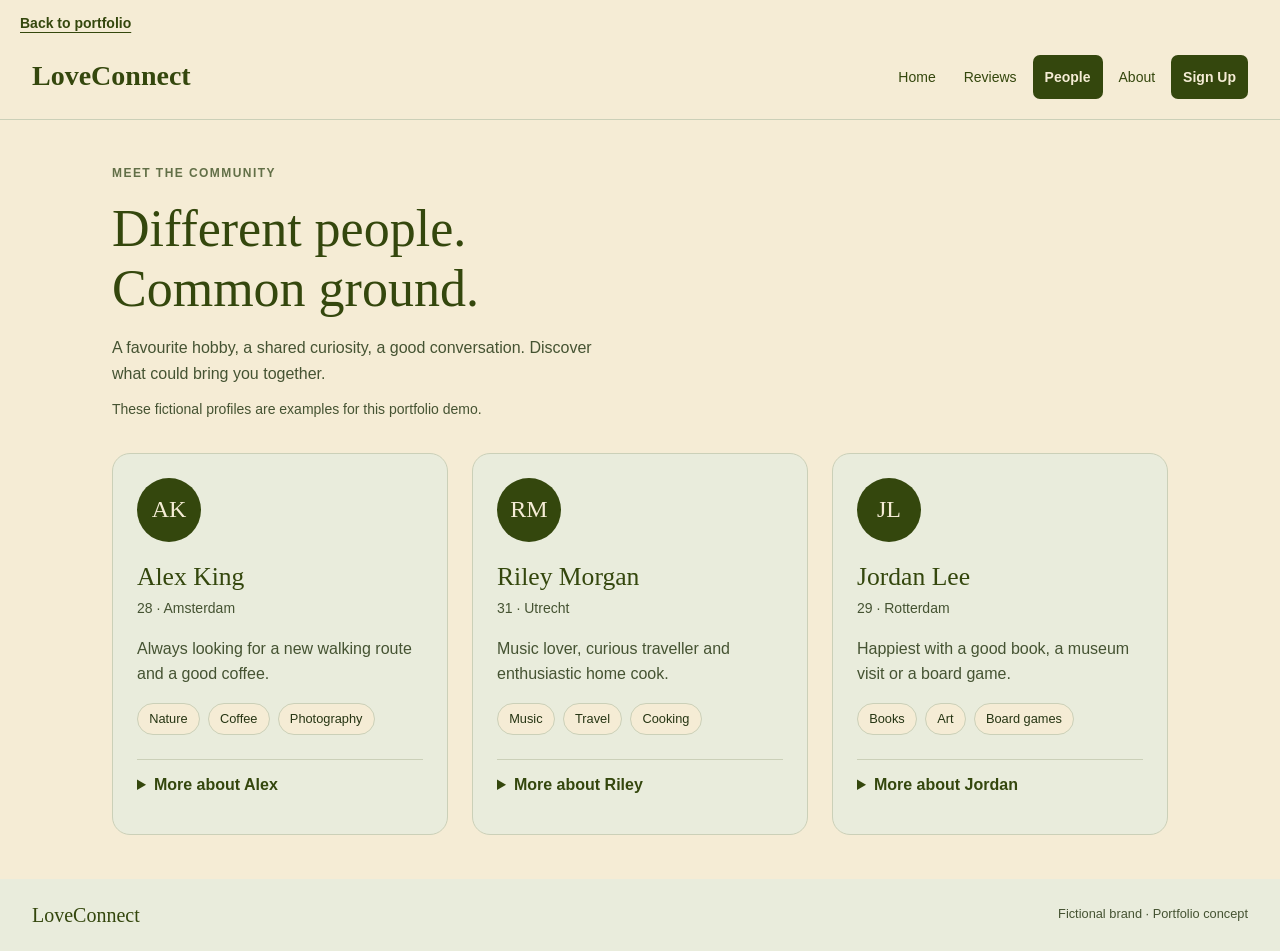
<file: projects/loveconnect/people.html>
<!doctype html>
<html lang="en">
  <head>
    <meta charset="UTF-8" />
    <meta name="viewport" content="width=device-width, initial-scale=1.0" />
    <title>LoveConnect — People</title>
    <link rel="stylesheet" href="styles.css" />
  </head>

  <body>
    <a class="skip-link" href="#main-content">Skip to content</a>

    <a class="portfolio-back" href="../../index.html#projects">
      Back to portfolio
    </a>

    <header class="site-header">
      <a class="brand" href="index.html">LoveConnect</a>

      <nav aria-label="Main navigation">
        <ul class="nav-list">
          <li><a href="index.html">Home</a></li>
          <li><a href="reviews.html">Reviews</a></li>
          <li>
            <a href="people.html" aria-current="page">People</a>
          </li>
          <li><a href="details.html">About</a></li>
          <li>
            <a class="nav-signup" href="sign-up.html">Sign Up</a>
          </li>
        </ul>
      </nav>
    </header>

    <main id="main-content">
      <section class="people-intro" aria-labelledby="people-title">
        <p class="eyebrow">Meet the community</p>
        <h1 id="people-title">Different people. Common ground.</h1>
        <p class="people-description">
          A favourite hobby, a shared curiosity, a good conversation. Discover
          what could bring you together.
        </p>
        <p class="people-demo-note">
          These fictional profiles are examples for this portfolio demo.
        </p>
      </section>

      <div class="people-grid">
        <article class="profile-card" aria-labelledby="alex-name">
          <div class="profile-avatar" aria-hidden="true">AK</div>

          <h2 id="alex-name">Alex King</h2>
          <p class="profile-location">28 · Amsterdam</p>
          <p class="profile-description">
            Always looking for a new walking route and a good coffee.
          </p>

          <ul class="profile-interests" aria-label="Interests">
            <li>Nature</li>
            <li>Coffee</li>
            <li>Photography</li>
          </ul>

          <details class="profile-details">
            <summary>More about Alex</summary>
            <p>
              My ideal weekend starts outdoors and ends with a home-cooked meal.
              I would love to meet someone who enjoys the little things.
            </p>
          </details>
        </article>

        <article class="profile-card" aria-labelledby="riley-name">
          <div class="profile-avatar" aria-hidden="true">RM</div>

          <h2 id="riley-name">Riley Morgan</h2>
          <p class="profile-location">31 · Utrecht</p>
          <p class="profile-description">
            Music lover, curious traveller and enthusiastic home cook.
          </p>

          <ul class="profile-interests" aria-label="Interests">
            <li>Music</li>
            <li>Travel</li>
            <li>Cooking</li>
          </ul>

          <details class="profile-details">
            <summary>More about Riley</summary>
            <p>
              I enjoy discovering small music venues and trying recipes from
              places I have visited. Tell me about your favourite dish.
            </p>
          </details>
        </article>

        <article class="profile-card" aria-labelledby="jordan-name">
          <div class="profile-avatar" aria-hidden="true">JL</div>

          <h2 id="jordan-name">Jordan Lee</h2>
          <p class="profile-location">29 · Rotterdam</p>
          <p class="profile-description">
            Happiest with a good book, a museum visit or a board game.
          </p>

          <ul class="profile-interests" aria-label="Interests">
            <li>Books</li>
            <li>Art</li>
            <li>Board games</li>
          </ul>

          <details class="profile-details">
            <summary>More about Jordan</summary>
            <p>
              I like conversations that make me see things differently. A
              relaxed afternoon exploring an exhibition is my kind of plan.
            </p>
          </details>
        </article>
      </div>
    </main>

    <footer class="site-footer">
      <p class="footer-brand">LoveConnect</p>
      <p>Fictional brand · Portfolio concept</p>
    </footer>
  </body>
</html>
</file>
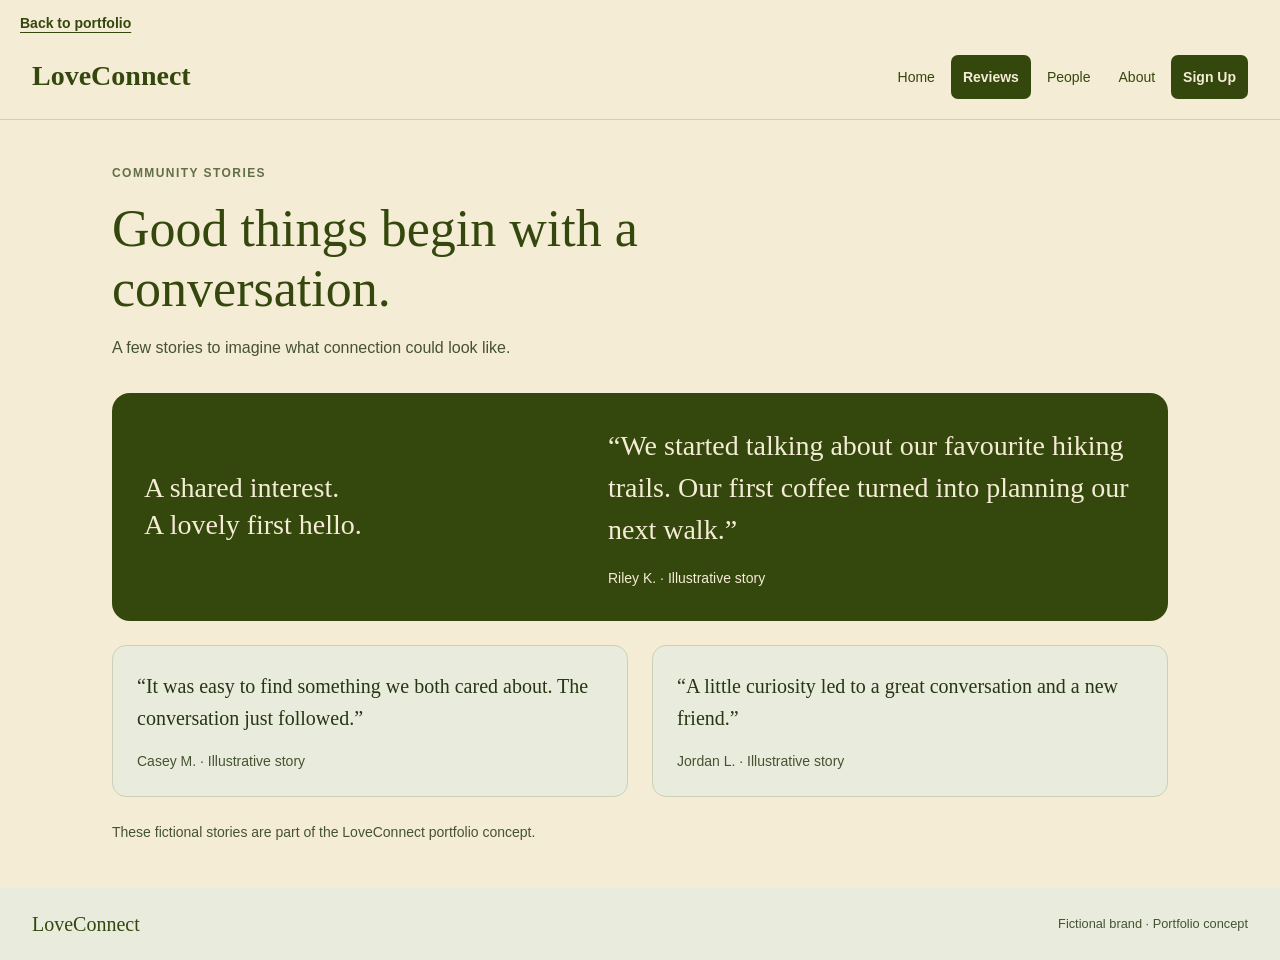
<file: projects/loveconnect/reviews.html>
<!doctype html>
<html lang="en">
  <head>
    <meta charset="UTF-8" />
    <meta name="viewport" content="width=device-width, initial-scale=1.0" />
    <meta
      name="description"
      content="Illustrative community stories for the LoveConnect portfolio concept."
    />
    <title>LoveConnect — Reviews</title>
    <link rel="stylesheet" href="styles.css" />
  </head>

  <body>
    <a class="skip-link" href="#main-content">Skip to content</a>

    <a class="portfolio-back" href="../../index.html#projects">
      Back to portfolio
    </a>

    <header class="site-header">
      <a class="brand" href="index.html">LoveConnect</a>

      <nav aria-label="Main navigation">
        <ul class="nav-list">
          <li><a href="index.html">Home</a></li>
          <li>
            <a href="reviews.html" aria-current="page">Reviews</a>
          </li>
          <li><a href="people.html">People</a></li>
          <li><a href="details.html">About</a></li>
          <li>
            <a class="nav-signup" href="sign-up.html">Sign Up</a>
          </li>
        </ul>
      </nav>
    </header>

    <main id="main-content">
      <section class="page-intro" aria-labelledby="reviews-title">
        <p class="eyebrow">Community stories</p>

        <h1 id="reviews-title">Good things begin with a conversation.</h1>

        <p class="lead">
          A few stories to imagine what connection could look like.
        </p>
      </section>

      <section class="review-featured" aria-labelledby="featured-title">
        <h2 id="featured-title">
          A shared interest.<br />
          A lovely first hello.
        </h2>

        <blockquote>
          <p>
            “We started talking about our favourite hiking trails. Our first
            coffee turned into planning our next walk.”
          </p>
          <cite>Riley K. · Illustrative story</cite>
        </blockquote>
      </section>

      <div class="reviews-grid">
        <blockquote class="review-card">
          <p>
            “It was easy to find something we both cared about. The conversation
            just followed.”
          </p>
          <cite>Casey M. · Illustrative story</cite>
        </blockquote>

        <blockquote class="review-card">
          <p>
            “A little curiosity led to a great conversation and a new friend.”
          </p>
          <cite>Jordan L. · Illustrative story</cite>
        </blockquote>
      </div>

      <p class="review-note">
        These fictional stories are part of the LoveConnect portfolio concept.
      </p>
    </main>

    <footer class="site-footer">
      <p class="footer-brand">LoveConnect</p>
      <p>Fictional brand · Portfolio concept</p>
    </footer>
  </body>
</html>
</file>
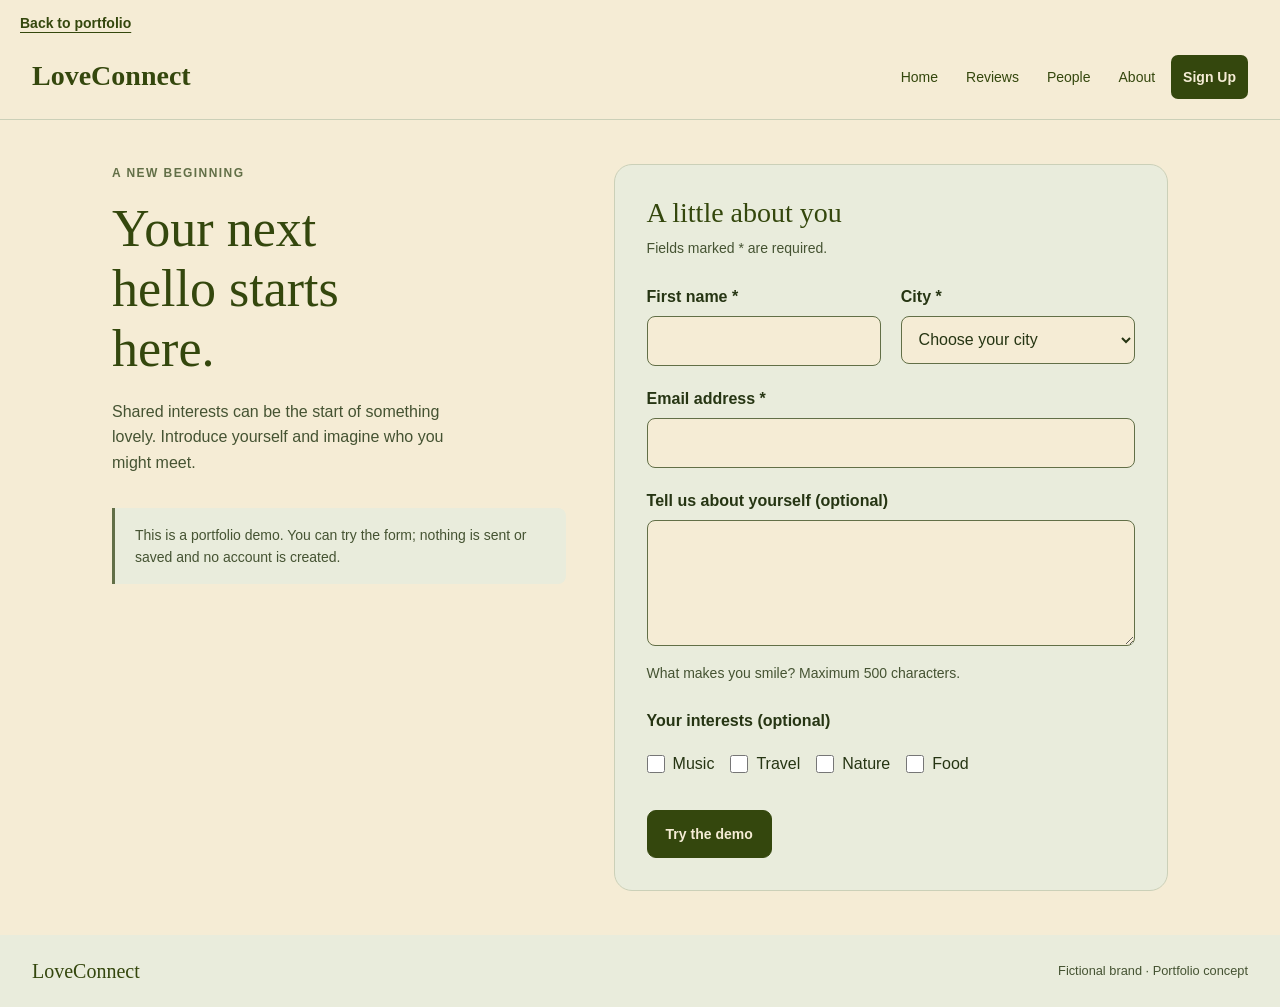
<file: projects/loveconnect/sign-up.html>
<!doctype html>
<html lang="en">
  <head>
    <meta charset="UTF-8" />
    <meta name="viewport" content="width=device-width, initial-scale=1.0" />
    <title>LoveConnect — Sign Up</title>
    <link rel="stylesheet" href="styles.css" />
  </head>

  <body>
    <a class="skip-link" href="#main-content">Skip to content</a>

    <a class="portfolio-back" href="../../index.html#projects">
      Back to portfolio
    </a>

    <header class="site-header">
      <a class="brand" href="index.html">LoveConnect</a>

      <nav aria-label="Main navigation">
        <ul class="nav-list">
          <li><a href="index.html">Home</a></li>
          <li><a href="reviews.html">Reviews</a></li>
          <li><a href="people.html">People</a></li>
          <li><a href="details.html">About</a></li>
          <li>
            <a class="nav-signup" href="sign-up.html" aria-current="page">
              Sign Up
            </a>
          </li>
        </ul>
      </nav>
    </header>

    <main id="main-content">
      <div class="signup-layout">
        <section class="signup-intro" aria-labelledby="signup-title">
          <p class="eyebrow">A new beginning</p>

          <h1 id="signup-title">Your next hello starts here.</h1>

          <p class="signup-description">
            Shared interests can be the start of something lovely. Introduce
            yourself and imagine who you might meet.
          </p>

          <p class="signup-demo-note">
            This is a portfolio demo. You can try the form; nothing is sent or
            saved and no account is created.
          </p>
        </section>

        <form id="signup-form" class="signup-form" aria-labelledby="form-title">
          <h2 id="form-title">A little about you</h2>
          <p class="form-help">Fields marked * are required.</p>

          <div class="signup-fields">
            <div class="form-field">
              <label for="first-name">First name *</label>
              <input
                type="text"
                id="first-name"
                name="firstName"
                autocomplete="given-name"
                required
              />
            </div>

            <div class="form-field">
              <label for="city">City *</label>
              <select
                id="city"
                name="city"
                autocomplete="address-level2"
                required
              >
                <option value="">Choose your city</option>
                <option value="Amsterdam">Amsterdam</option>
                <option value="Utrecht">Utrecht</option>
                <option value="Den Haag">Den Haag</option>
                <option value="Rotterdam">Rotterdam</option>
                <option value="Other">Another city</option>
              </select>
            </div>

            <div class="form-field form-field-wide">
              <label for="email">Email address *</label>
              <input
                type="email"
                id="email"
                name="email"
                autocomplete="email"
                required
              />
            </div>

            <div class="form-field form-field-wide">
              <label for="description">
                Tell us about yourself (optional)
              </label>
              <textarea
                id="description"
                name="description"
                rows="4"
                maxlength="500"
                aria-describedby="description-help"
              ></textarea>
              <p id="description-help" class="form-help">
                What makes you smile? Maximum 500 characters.
              </p>
            </div>
          </div>

          <fieldset class="signup-interests">
            <legend>Your interests (optional)</legend>

            <div class="interest-options">
              <label>
                <input type="checkbox" name="interests" value="music" />
                Music
              </label>

              <label>
                <input type="checkbox" name="interests" value="travel" />
                Travel
              </label>

              <label>
                <input type="checkbox" name="interests" value="nature" />
                Nature
              </label>

              <label>
                <input type="checkbox" name="interests" value="food" />
                Food
              </label>
            </div>
          </fieldset>

          <button id="signup-button" class="button" type="submit" disabled>
            Try the demo
          </button>

          <p id="form-status" class="form-status" role="status"></p>

          <noscript>
            <p>Enable JavaScript to try this demo form.</p>
          </noscript>
        </form>
      </div>
    </main>

    <footer class="site-footer">
      <p class="footer-brand">LoveConnect</p>
      <p>Fictional brand · Portfolio concept</p>
    </footer>

    <script>
      const signupForm = document.getElementById("signup-form");
      const signupButton = document.getElementById("signup-button");
      const formStatus = document.getElementById("form-status");

      signupForm.addEventListener("submit", function (event) {
        event.preventDefault();

        formStatus.textContent =
          "Your demo introduction is complete. Nothing has been sent or saved.";
      });

      signupButton.disabled = false;
    </script>
  </body>
</html>
</file>
<file: style.css>
:root {
  --bg: #d1ddc9;
  --text: #1a1a1a;
  --muted: #555;
  --accent: #41483c;
  --accent-strong: #2f352c;
  --surface: rgba(255, 255, 255, 0.62);
  --line: rgba(65, 72, 60, 0.22);

  --sidebar-bg: #41483c;
  --white: #ffffff;

  --space-sm: 8px;
  --space-md: 16px;
  --space-lg: 32px;

  --font: system-ui, -apple-system, Segoe UI, Roboto, Arial, sans-serif;

  --focus: 3px solid var(--accent);
}

/* RESET */
* {
  box-sizing: border-box;
}

body {
  margin: 0;
  font-family: var(--font);
  background: var(--bg);
  color: var(--text);
  line-height: 1.6;
}

/* SKIP LINK */
.skip-link {
  position: absolute;
  top: -40px;
  left: 10px;
  background: #000;
  color: #fff;
  padding: 8px;
  z-index: 1000;
}

.skip-link:focus {
  top: 10px;
}

/* =========================
   SIDEBAR
========================= */
header {
  position: fixed;
  top: 0;
  left: 0;
  width: 240px;
  height: 100vh;
  background: var(--sidebar-bg);
  padding: 20px;
  overflow-y: auto;
}

.navbar {
  display: flex;
  flex-direction: column;
  align-items: center;
  gap: 28px;
}

.navbar h1 {
  color: white;
  font-size: 20px;
  line-height: 1.15;
  text-align: center;
}

.navbar h1 span {
  display: block;
}

.portfolio-title {
  margin-bottom: 6px;
  font-size: 1.25rem;
  letter-spacing: 0.12em;
  text-transform: uppercase;
}

.nav-links {
  list-style: none;
  padding: 0;
  margin: 0;
  display: flex;
  flex-direction: column;
  gap: 10px;
}

.nav-links a {
  display: block;
  color: white;
  text-decoration: none;
  padding: 12px 14px;
  border-radius: 8px;
  transition:
    background-color 0.2s ease,
    color 0.2s ease;
}

.nav-links a:hover {
  background: #2e322c !important;
  color: white !important;
}
.nav-links a.active {
  background: var(--accent);
  color: white;
}

.nav-button {
  display: block;
  width: 100%;
  background: transparent;
  color: white;
  text-align: left;
  text-decoration: none;
  padding: 12px 14px;
  border: 0;
  border-radius: 8px;
  font: inherit;
  transition:
    background-color 0.2s ease,
    color 0.2s ease;
}

.nav-button:hover,
.nav-button:focus-visible {
  background: #2e322c;
  color: white;
}
/* PROFILE */
.profile {
  display: flex;
  flex-direction: column;
  align-items: center;
  margin-bottom: 24px;
  overflow: visible;
  border-radius: 50%;
}

.profile-button:focus-visible {
  outline: 3px solid var(--white);
  outline-offset: 4px;
}

.profile-button {
  display: block;
  width: 190px;
  height: 190px;
  padding: 0;
  border: 0;
  border-radius: 50%;
  background: transparent;
  overflow: hidden;
  cursor: pointer;
}
.profile-img {
  width: 190px;
  height: 190px;
  border-radius: 50%;
  object-fit: cover;
  border: 3px solid #252723;
  object-position: 38% 42%;
  image-rendering: auto;
  transform: translateY(14px) scale(1.5);
}

/* MAIN SHIFT */
main {
  margin-left: 260px;
  padding: var(--space-lg);
  max-width: 1180px;
}

/* ACCESSIBILITY */
.accessibility-tools {
  position: fixed;
  top: 12px;
  right: 12px;
  display: flex;
  gap: 8px;
  z-index: 999;
}

.accessibility-tools button {
  background: var(--accent);
  color: white;
  border: none;
  padding: 6px 10px;
  border-radius: 6px;
  font-weight: 700;
}

/* BUTTONS */
button {
  background: var(--accent);
  color: white;
  border: none;
  padding: 10px;
  border-radius: 8px;
  cursor: pointer;
}

/* FOCUS */
a:focus,
button:focus,
input:focus,
textarea:focus {
  outline: var(--focus);
  outline-offset: 3px;
}

/* HERO */
.hero {
  display: flex;
  gap: var(--space-lg);
  min-height: auto;
  align-items: center;
}

.hero-text {
  max-width: 760px;
}

.eyebrow {
  margin: 0 0 10px;
  color: var(--accent-strong);
  font-size: 0.82rem;
  font-weight: 800;
  letter-spacing: 0;
  text-transform: uppercase;
}

.hero h2 {
  max-width: 760px;
  margin: 0 0 18px;
  font-size: 1.75rem;
  line-height: 1.03;
}

.hero-actions {
  display: flex;
  flex-wrap: wrap;
  gap: 12px;
  margin-top: 24px;
}

.button-link {
  display: inline-flex;
  min-height: 44px;
  align-items: center;
  justify-content: center;
  padding: 10px 16px;
  border: 1px solid transparent;
  border-radius: 8px;
  font-weight: 800;
  text-decoration: none;
}

.button-link.primary {
  background: var(--accent);
  color: white;
}

.button-link.secondary {
  background: transparent;
  border-color: var(--accent);
  color: var(--accent-strong);
}

.hero-stats {
  display: grid;
  grid-template-columns: repeat(3, minmax(0, 1fr));
  gap: 12px;
  margin: 24px 0 0;
  padding: 0;
  list-style: none;
}

.hero-stats li {
  padding: 14px;
  background: var(--surface);
  border: 1px solid var(--line);
  border-radius: 8px;
}

.hero-stats strong,
.hero-stats span {
  display: block;
}

.hero-stats strong {
  color: var(--accent-strong);
  font-size: 1.35rem;
  line-height: 1;
}

.hero-stats span {
  margin-top: 6px;
  color: var(--muted);
  font-size: 0.82rem;
  font-weight: 800;
}

/* SECTIONS */
section {
  padding: var(--space-lg);
  scroll-margin-top: 24px;
}

section > h2 {
  margin-top: 0;
  font-size: clamp(1.7rem, 3vw, 2.4rem);
  line-height: 1.1;
}

/* PROJECT CARDS */
.project-card {
  display: block;
  border: 1px solid var(--line);
  padding: var(--space-md);
  border-radius: 8px;
  background: var(--surface);
  color: inherit;
  text-decoration: none;
  transition:
    transform 0.2s ease,
    box-shadow 0.2s ease,
    border-color 0.2s ease;
}

.project-grid {
  display: grid;
  grid-template-columns: repeat(2, minmax(0, 1fr));
  gap: var(--space-md);
  margin-top: var(--space-md);
}

.project-card:hover,
.project-card:focus-visible {
  border-color: var(--accent);
  box-shadow: 0 10px 24px rgba(0, 0, 0, 0.12);
  transform: translateY(-3px);
}

.project-card h3 {
  margin: 8px 0 0;
}

.project-tech {
  color: var(--accent);
  font-weight: 700;
}

.project-type {
  color: var(--muted);
  font-size: 0.85rem;
  font-weight: 700;
  text-transform: uppercase;
}

/* LEERPAD */
.timeline {
  display: grid;
  grid-template-columns: repeat(3, minmax(0, 1fr));
  gap: var(--space-md);
  margin: var(--space-md) 0 0;
  padding: 0;
  list-style: none;
}

.timeline li {
  display: grid;
  gap: 14px;
  padding: var(--space-md);
  background: var(--surface);
  border: 1px solid var(--line);
  border-radius: 8px;
}

.timeline span {
  display: inline-grid;
  width: 42px;
  height: 42px;
  place-items: center;
  background: var(--accent);
  border-radius: 50%;
  color: white;
  font-size: 0.82rem;
  font-weight: 800;
}

.timeline h3 {
  margin: 0;
}

.timeline p {
  margin: 8px 0 0;
  color: var(--muted);
}

/* FOOTER */
footer {
  text-align: center;
  padding: var(--space-lg);
  border-top: 1px solid #ddd;
  color: var(--muted);
}

/* HIGH CONTRAST */
.high-contrast {
  --bg: #000;
  --text: #fff;
  --muted: #fff;
  --accent: yellow;
  --accent-strong: yellow;
  --surface: #000;
  --line: yellow;
  --sidebar-bg: #000;
}

.high-contrast button,
.high-contrast .nav-links a {
  color: #000 !important;
  background: yellow;
}

.high-contrast .project-card,
.high-contrast .timeline li,
.high-contrast .hero-stats li,
.high-contrast .modal-content {
  background: #000;
  border-color: yellow;
}
/* =========================
   MODAL (CERTIFICAAT)
========================= */
.modal {
  position: fixed;
  inset: 0;
  background: rgba(0, 0, 0, 0.7);
  display: none;
  justify-content: center;
  align-items: center;
  z-index: 9999;
}

.modal-content {
  background: #ffffff;
  padding: 20px;
  border-radius: 12px;
  width: 80%;
  max-width: 900px;
  max-height: 90vh;
  overflow: auto;
  text-align: center;
}

.modal-content img {
  width: 100%;
  height: auto;
  max-height: 70vh;
  object-fit: contain;
  border-radius: 8px;
}

.modal-content button {
  margin-top: 12px;
  background: var(--accent);
  color: white;
  border: none;
  padding: 10px 16px;
  border-radius: 8px;
}

/* RESPONSIVE */
@media (max-width: 768px) {
  header {
    position: relative;
    width: 100%;
    height: auto;
  }

  main {
    margin-left: 0;
  }

  .hero {
    flex-direction: column;
    min-height: auto;
  }

  .project-grid {
    grid-template-columns: 1fr;
  }

  .timeline,
  .hero-stats {
    grid-template-columns: 1fr;
  }
}

.nav-links a,
.nav-button {
  display: block;
  padding: 10px 12px;
  border-radius: 8px;
  color: white;
  text-decoration: none;
  transition:
    background-color 0.2s ease,
    color 0.2s ease;
}

.nav-links a:hover,
.nav-button:hover {
  background: #2e322c;
  color: white;
}

.contact {
  padding: 32px;
  display: grid;
  gap: 20px;
  max-width: 760px;
  background: var(--surface);
  border: 1px solid var(--line);
  border-radius: 8px;
}
.contact h2 {
  margin-top: 0;
}
form {
  display: flex;
  flex-direction: column;
  gap: 10px;
  max-width: 400px;
}

form input,
form textarea,
form button {
  width: 100%;
}

form label {
  font-weight: bold;
}

.contact-links {
  display: flex;
  flex-wrap: wrap;
  gap: 14px;
}

.contact-links a {
  color: var(--accent-strong);
  font-weight: 800;
  text-underline-offset: 4px;
}
.nav-links a:focus-visible,
.nav-button:focus-visible {
  outline: 3px solid var(--white);
  outline-offset: 3px;
}
/* Projectkaarten laten meegroeien met tekst */
.project-card {
  min-width: 0;
  overflow-wrap: anywhere;
}

/* Meer leesruimte op kleine schermen */
@media (max-width: 768px) {
  main {
    padding: 16px;
  }

  section {
    padding: 16px;
  }

  .project-grid {
    grid-template-columns: minmax(0, 1fr);
  }

  .contact {
    min-width: 0;
    padding: 16px;
  }

  .contact form,
  .contact input,
  .contact textarea {
    min-width: 0;
  }
}

/* Leesbare knoppen in de contraststand */
.high-contrast .button-link.primary {
  background: #ffff00;
  color: #000000;
  border-color: #ffff00;
}

.high-contrast .nav-links a:hover,
.high-contrast .nav-links a:focus-visible,
.high-contrast .nav-button:hover,
.high-contrast .nav-button:focus-visible {
  background: #ffffff !important;
  color: #000000 !important;
}

.training-title {
  margin-top: 32px;
}

.certificate-card h4 {
  margin: 8px 0 0;
  font-size: 1.1rem;
  line-height: 1.4;
}
.certificate-open,
.certificate-dialog button {
  min-height: 44px;
  font: inherit;
  font-weight: 700;
}

.certificate-dialog {
  width: min(1100px, calc(100% - 24px));
  max-width: calc(100% - 24px);
  max-height: calc(100dvh - 24px);
  margin: auto;
  padding: 20px;
  border: 1px solid var(--line);
  border-radius: 12px;
  background: var(--bg);
  color: var(--text);
  overflow: auto;
}

.certificate-dialog::backdrop {
  background: rgb(0 0 0 / 75%);
}

.certificate-dialog-heading,
.certificate-controls {
  display: flex;
  align-items: center;
  justify-content: space-between;
  flex-wrap: wrap;
  gap: 12px;
}

.certificate-dialog h2 {
  margin: 0;
}

.certificate-dialog figure {
  margin: 0;
}

.certificate-dialog img {
  display: block;
  width: 100%;
  height: auto;
  max-height: 62vh;
  object-fit: contain;
  background: #ffffff;
}

.certificate-dialog figcaption {
  margin-top: 12px;
  line-height: 1.6;
  overflow-wrap: anywhere;
}

.certificate-controls {
  justify-content: center;
  margin-top: 16px;
}

.certificate-dialog button:disabled {
  opacity: 0.5;
  cursor: not-allowed;
}

@media (max-width: 480px) {
  .certificate-dialog {
    padding: 16px;
  }
}
</file>
<file: projects/bbc-grid/css/styles.css>
body {
    background-color: white;
}

.portfolio-back {
    display: inline-block;
    margin: 16px;
    color: #1f4f82;
    font-weight: 700;
}

main {
    display: flex;
    align-items: center;
    max-width: 1280px;
    margin: 0 auto;
}

main .articles {
    width: 100%;
    margin: 1rem;
}
</file>
<file: projects/bbc-grid/css/header.css>
header {
    background-color: black;
    color: white;
    height: 4rem;
}

header .bleed {
    display: flex;
    justify-content: space-between;
    align-items: center;
    padding: 0.75rem 1rem 0.75rem 1rem;
    max-width: 1280px;
    margin: 0 auto;
}

header nav,
header .signin,
header input {
    display: none;
}

header .avatar {
    flex-basis: 3.25rem;
    display: flex;
    align-items: center;
    margin-right: 2rem;
}

header .avatar img {
    max-height: 2rem;
}

header h1 {
    display: flex;
    gap: 0.25em;
}

header .search_only {
    display: none;
}

header h1 span {
    color: black;
    background-color: white;
    height: 2.5rem;
    width: 2.5rem;
    display: flex;
    align-items: center;
    justify-content: center;
}

header .hamburger_and_search {
    display: flex;
    gap: 0.25em;
}

header .hamburger {
    width: 2rem;
}

header .hamburger img {
    width: 100%;
}

header .search {
    width: 2rem;
}

header .search img {
    width: 100%;
}


/* Change elements and ordering > 600px */

@media (min-width: 600px) {
    header .hamburger_and_search {
        display: none;
    }
    header .search_only {
        display: block;
        flex-basis: 3.25rem;
    }
    header nav {
        display: flex;
        width: 100%;
    }
    header nav {
        width: 100%;
        display: flex;
        justify-content: space-between;
        padding-right: 1em;
    }
    header nav a {
        color: white;
        text-decoration: none;
        margin-right: 1rem;
    }
    header h1 {
        order: 0;
    }
    header .avatar {
        order: 1;
        margin-left: 2em;
    }
    header nav {
        order: 2;
    }
    header .search {
        order: 3;
    }
}

@media (min-width: 1280px) {
    header .search_only {
        display: none;
    }
    header input {
        display: block;
        order: 4;
        line-height: 2rem;
    }
}


/* Show increasing amount of menu links when screen gets wider */

header nav a:nth-child(n + 4) {
    display: none;
}

header nav a.rest {
    display: inline;
}

@media (min-width: 675px) {
    header nav a:nth-child(4) {
        display: inline;
    }
}

@media (min-width: 750px) {
    header nav a:nth-child(5) {
        display: inline;
    }
}

@media (min-width: 825px) {
    header nav a:nth-child(6) {
        display: inline;
    }
}

@media (min-width: 900px) {
    header nav a:nth-child(7) {
        display: inline;
    }
}

@media (min-width: 975px) {
    header nav a:nth-child(8) {
        display: inline;
    }
}
</file>
<file: projects/bbc-grid/css/subheader.css>
.subheader {
    display: none;
}

@media (min-width: 600px) {
    .subheader {
        display: flex;
        justify-content: space-between;
        align-items: center;
        padding: 2rem 1rem 0 1rem;
        max-width: 1280px;
        margin: 0 auto;
        font-size: 1.375rem;
    }
    .subheader .date {
        color: hsl(0, 0%, 72%);
    }
}
</file>
<file: projects/bbc-grid/css/article.css>
/* CSS for a single article. */

article .cover_image {
    display: none;
    width: 100%;
}

article {
    border-bottom: 1px solid grey;
    padding: 0.75rem;
}

article a {
    text-decoration: none;
    color: black;
}

article p.news_category::before {
    content: "|";
    color: red;
    font-weight: bold;
    margin-right: 0.5rem;
}

article p.news_category {
    color: hsl(0, 2%, 55%);
    text-transform: uppercase;
    font-size: 0.75rem;
}

article p.summary {
    display: none;
}


/* Main story */

article.story_main p.news_category {
    color: white;
}

article.story_main .cover_image {
    display: block;
}

article.story_main {
    padding: 0;
    border-bottom-width: 0;
}

article.story_main .cover_image {
    position: absolute;
    top: 0px;
    z-index: -1;
    margin: 0;
}

article.story_main {
    position: relative;
    aspect-ratio: 1.5/1;
    /* Make the text content of each article live at the bottom. */
    display: flex;
    flex-direction: column;
    justify-content: flex-end;
}

article.story_main a {
    color: white;
    background: linear-gradient( to bottom, rgba(0, 0, 0, 0), rgba(0, 0, 0, 0.6));
}

article.story_main a>* {
    margin: 1rem;
}

article.story_main .summary {
    font-size: 1rem;
}

article.story_main .summary,
article.story_main h2 {
    text-shadow: 0 1px 0 black;
}

article h2 {
    font-size: 1rem;
}

article.story_main h2 {
    font-size: 1.5rem;
}


/* Other articles */

@media (min-width: 600px) {
    article.story_main p.summary {
        display: block;
    }
    article p.news_category {
        color: white;
    }
    article .cover_image {
        display: block;
    }
    article h2 {
        font-size: 1.25rem;
    }
    article.story_main h2 {
        font-size: 2rem;
    }
    article {
        padding: 0;
        border-bottom-width: 0;
        position: relative;
        aspect-ratio: 1.5/1;
        /* Make the text content of each article live at the bottom. */
        display: flex;
        flex-direction: column;
        justify-content: flex-end;
    }
    article .cover_image {
        position: absolute;
        top: 0px;
        z-index: -1;
        margin: 0;
    }
    article a {
        color: white;
        background: linear-gradient( to bottom, rgba(0, 0, 0, 0), rgba(0, 0, 0, 0.6));
    }
    article a>* {
        margin: 1rem;
    }
    article .summary {
        font-size: 1rem;
    }
    article .summary,
    article h2 {
        text-shadow: 0 1px 0 black;
    }
}
</file>
<file: projects/bbc-grid/css/articles.css>
/* The grid of articles  */

main .articles {
    display: grid;
    grid-template-columns: 1fr;
}

@media (min-width: 600px) {
    main .articles {
        grid-template-columns: 1fr 1fr;
        gap: 1rem; /* Gap between rows and columns can be similar. */
    }
    main .articles article:first-child {
        grid-column: 1 / -1;
    }
}

@media (min-width: 1000px) {
    main .articles {
        grid-template-columns: repeat(4, 1fr);
      
        /* We need to introduce explicit rows to be able to span to -1. */
        grid-template-rows: 1fr 1fr;
      
        /* The ratio of column-gap to grid-gap now needs to be 1.5 */
        column-gap: 1rem;
        row-gap: 0.666rem;
    }
    main .articles article:first-child {
        /* Spans over two columns. */
        grid-column: 1 / 3;
        /* Spans over two rows. */
        grid-row: 1 / -1;
    }
}
</file>
<file: projects/loveconnect/styles.css>
:root {
  --cream: #f5ecd5;
  --green: #34470d;
  --olive: #626f47;
  --text: #263513;
  --muted: #455332;
  --soft: #e9ecdc;
  --border: #cbd0b8;
}

*,
*::before,
*::after {
  box-sizing: border-box;
}

body {
  margin: 0;
  min-height: 100vh;
  display: flex;
  flex-direction: column;
  background: var(--cream);
  color: var(--text);
  font-family: Arial, sans-serif;
  line-height: 1.6;
}

h1,
h2,
p,
figure {
  margin: 0;
}

h1,
h2 {
  color: var(--green);
  font-family: Georgia, serif;
  font-weight: 400;
  line-height: 1.15;
}

h1 {
  font-size: clamp(2.25rem, 4.5vw, 3.25rem);
}

h2 {
  font-size: 1.4rem;
}

img {
  display: block;
  max-width: 100%;
  height: auto;
}

a {
  color: var(--green);
  text-underline-offset: 4px;
}

a:focus-visible,
button:focus-visible,
input:focus-visible,
select:focus-visible,
textarea:focus-visible {
  outline: 3px solid var(--green);
  outline-offset: 4px;
}

input,
select,
textarea,
button {
  max-width: 100%;
  font: inherit;
}

.skip-link {
  position: absolute;
  top: 1rem;
  left: 1rem;
  z-index: 10;
  padding: 0.75rem 1rem;
  transform: translateY(-200%);
  background: var(--green);
  color: var(--cream);
}

.skip-link:focus {
  transform: translateY(0);
}

.portfolio-back {
  align-self: flex-start;
  margin: 0.75rem 1.25rem 0;
  font-size: 0.875rem;
  font-weight: 700;
}

header {
  padding: 1.25rem 2rem;
  border-bottom: 1px solid var(--border);
}

.site-header {
  display: flex;
  align-items: center;
  justify-content: space-between;
  flex-wrap: wrap;
  gap: 1rem;
}

.brand {
  font-family: Georgia, serif;
  font-size: 1.75rem;
  font-weight: 700;
  text-decoration: none;
}

nav ul {
  display: flex;
  align-items: center;
  justify-content: center;
  flex-wrap: wrap;
  gap: 0.25rem;
  margin: 0;
  padding: 0;
  list-style: none;
}

nav a {
  display: inline-flex;
  align-items: center;
  min-height: 44px;
  padding: 0.5rem 0.75rem;
  border-radius: 7px;
  font-size: 0.875rem;
  text-decoration: none;
}

nav a:hover,
nav a[aria-current="page"] {
  background: var(--soft);
}

nav a[aria-current="page"] {
  font-weight: 700;
}

nav .nav-signup {
  background: var(--green);
  color: var(--cream);
  font-weight: 700;
}

nav .nav-signup:hover {
  background: var(--text);
}

main {
  flex: 1;
  width: 100%;
  max-width: 1120px;
  margin: 0 auto;
  padding: 2.75rem 2rem;
}

.hero {
  display: grid;
  grid-template-columns: minmax(0, 1.08fr) minmax(0, 1fr);
  align-items: center;
  gap: 3rem;
}

.eyebrow {
  margin-bottom: 1rem;
  color: var(--olive);
  font-size: 0.75rem;
  font-weight: 700;
  letter-spacing: 0.12em;
  text-transform: uppercase;
}

.hero h1 {
  max-width: 14ch;
}

.hero-description {
  max-width: 50ch;
  margin-top: 1.25rem;
  color: var(--muted);
}

.hero-actions {
  display: flex;
  flex-wrap: wrap;
  gap: 0.75rem;
  margin-top: 1.5rem;
}

.button {
  display: inline-flex;
  align-items: center;
  justify-content: center;
  min-height: 44px;
  padding: 0.75rem 1.125rem;
  border: 1px solid var(--green);
  border-radius: 9px;
  background: var(--green);
  color: var(--cream);
  font-size: 0.875rem;
  font-weight: 700;
  text-align: center;
  text-decoration: none;
}

.button:hover {
  background: var(--text);
}

.button-secondary {
  background: transparent;
  color: var(--green);
}

.button-secondary:hover {
  background: var(--soft);
}

.hero-photo img {
  width: 100%;
  height: 380px;
  object-fit: cover;
  object-position: center 40%;
  border-radius: 160px 160px 18px 18px;
}

.hero-photo figcaption {
  padding-top: 0.75rem;
  color: var(--muted);
  font-family: Georgia, serif;
  font-style: italic;
  text-align: center;
}

.features {
  display: grid;
  grid-template-columns: repeat(3, minmax(0, 1fr));
  gap: 2rem;
  margin-top: 2.5rem;
  padding-top: 2rem;
  border-top: 1px solid var(--border);
}

.feature h2 {
  margin-bottom: 0.5rem;
}

.feature p {
  color: var(--muted);
  font-size: 0.875rem;
}

footer {
  display: flex;
  align-items: center;
  justify-content: space-between;
  flex-wrap: wrap;
  gap: 0.75rem;
  padding: 1.25rem 2rem;
  background: var(--soft);
  color: var(--muted);
  font-size: 0.8rem;
}

.footer-brand {
  color: var(--green);
  font-family: Georgia, serif;
  font-size: 1.25rem;
}

@media (max-width: 700px) {
  header {
    padding: 1.25rem;
  }

  .site-header {
    align-items: flex-start;
    flex-direction: column;
  }

  nav ul {
    justify-content: flex-start;
  }

  main {
    padding: 2rem 1.25rem;
  }

  .hero,
  .features {
    grid-template-columns: 1fr;
  }

  .hero {
    gap: 2rem;
  }

  .hero h1 {
    max-width: 18ch;
  }

  .hero-photo img {
    height: 340px;
  }

  footer {
    padding: 1.25rem;
  }
}

@media (max-width: 400px) {
  .hero-actions {
    flex-direction: column;
  }
}
/* SIGN-UP PAGINA */

.signup-layout {
  display: grid;
  grid-template-columns: minmax(0, 0.9fr) minmax(0, 1.1fr);
  align-items: start;
  gap: 3rem;
}

.signup-intro h1 {
  max-width: 12ch;
}

.signup-description {
  max-width: 42ch;
  margin-top: 1.25rem;
  color: var(--muted);
}

.signup-demo-note {
  margin-top: 2rem;
  padding: 1rem 1.25rem;
  border-left: 3px solid var(--olive);
  border-radius: 0 8px 8px 0;
  background: var(--soft);
  color: var(--muted);
  font-size: 0.875rem;
}

.signup-form {
  min-width: 0;
  padding: 2rem;
  border: 1px solid var(--border);
  border-radius: 18px;
  background: var(--soft);
}

.signup-form h2 {
  font-size: 1.75rem;
}

.signup-form .form-help {
  margin-top: 0.5rem;
  color: var(--muted);
  font-size: 0.875rem;
}

.signup-fields {
  display: grid;
  grid-template-columns: repeat(2, minmax(0, 1fr));
  gap: 1.25rem;
  margin-top: 1.5rem;
}

.signup-fields .form-field {
  min-width: 0;
}

.signup-fields .form-field-wide {
  grid-column: 1 / -1;
}

.signup-form .form-field > label {
  display: block;
  margin-bottom: 0.4rem;
  font-weight: 700;
}

.signup-form input:not([type="checkbox"]),
.signup-form select,
.signup-form textarea {
  width: 100%;
  min-width: 0;
  min-height: 48px;
  padding: 0.7rem 0.8rem;
  border: 1px solid var(--olive);
  border-radius: 8px;
  background: var(--cream);
  color: var(--text);
}

.signup-form textarea {
  min-height: 120px;
  resize: vertical;
}

.signup-interests {
  min-width: 0;
  margin: 1.5rem 0;
  padding: 0;
  border: 0;
}

.signup-interests legend {
  margin-bottom: 0.5rem;
  padding: 0;
  font-weight: 700;
}

.interest-options {
  display: flex;
  flex-wrap: wrap;
  gap: 0.5rem 1rem;
}

.interest-options label {
  display: inline-flex;
  align-items: center;
  gap: 0.5rem;
  min-height: 44px;
  cursor: pointer;
}

.interest-options input {
  flex-shrink: 0;
  width: 1.125rem;
  height: 1.125rem;
  margin: 0;
  accent-color: var(--green);
}

.signup-form .button {
  cursor: pointer;
}

.signup-form .button:disabled {
  opacity: 0.6;
  cursor: not-allowed;
}

.signup-form .form-status {
  color: var(--green);
  font-weight: 700;
  overflow-wrap: anywhere;
}

.signup-form .form-status:not(:empty) {
  margin-top: 1rem;
}

/* TABLET EN MOBIEL */

@media (max-width: 700px) {
  .signup-layout {
    grid-template-columns: 1fr;
    gap: 2rem;
  }

  .signup-form {
    padding: 1.5rem;
  }
}

@media (max-width: 450px) {
  .signup-fields {
    grid-template-columns: 1fr;
  }

  .signup-form {
    padding: 1.25rem;
  }

  .signup-form .button {
    width: 100%;
  }
}
/* Duidelijk contrast bij selectie, muis en toetsenbord */

nav a[aria-current="page"],
nav a:hover,
nav a:focus-visible {
  background: var(--green);
  color: var(--cream);
}
/* PEOPLE PAGINA */

.people-intro {
  margin-bottom: 2rem;
}

.people-intro h1 {
  max-width: 20ch;
}

.people-description {
  max-width: 58ch;
  margin-top: 1rem;
  color: var(--muted);
}

.people-demo-note {
  margin-top: 0.75rem;
  color: var(--muted);
  font-size: 0.875rem;
}

.people-grid {
  display: grid;
  grid-template-columns: repeat(3, minmax(0, 1fr));
  gap: 1.5rem;
}

.profile-card {
  display: flex;
  flex-direction: column;
  align-items: flex-start;
  min-width: 0;
  padding: 1.5rem;
  border: 1px solid var(--border);
  border-radius: 18px;
  background: var(--soft);
}

.profile-avatar {
  display: flex;
  align-items: center;
  justify-content: center;
  width: 64px;
  height: 64px;
  margin-bottom: 1.25rem;
  border-radius: 50%;
  background: var(--green);
  color: var(--cream);
  font-family: Georgia, serif;
  font-size: 1.5rem;
}

.profile-card h2 {
  font-size: 1.6rem;
}

.profile-location {
  margin-top: 0.4rem;
  color: var(--muted);
  font-size: 0.875rem;
}

.profile-description {
  margin-top: 1rem;
  color: var(--muted);
}

.profile-interests {
  display: flex;
  flex-wrap: wrap;
  gap: 0.5rem;
  margin: 1rem 0 1.5rem;
  padding: 0;
  list-style: none;
}

.profile-interests li {
  padding: 0.3rem 0.7rem;
  border: 1px solid var(--border);
  border-radius: 20px;
  background: var(--cream);
  color: var(--text);
  font-size: 0.8rem;
}

.profile-details {
  width: 100%;
  margin-top: auto;
  border-top: 1px solid var(--border);
}

.profile-details summary {
  min-height: 44px;
  padding: 0.75rem 0;
  color: var(--green);
  font-weight: 700;
  cursor: pointer;
  list-style-position: inside;
}

.profile-details summary:hover {
  text-decoration: underline;
  text-underline-offset: 4px;
}

.profile-details summary:focus-visible {
  outline: 3px solid var(--green);
  outline-offset: 4px;
  border-radius: 4px;
}

.profile-details p {
  padding-top: 0.5rem;
  color: var(--muted);
  font-size: 0.875rem;
}

/* TABLET */

@media (max-width: 900px) {
  .people-grid {
    grid-template-columns: repeat(2, minmax(0, 1fr));
  }
}

/* MOBIEL */

@media (max-width: 600px) {
  .people-grid {
    grid-template-columns: 1fr;
  }
}
/* REVIEWS PAGINA */

.page-intro {
  margin-bottom: 2rem;
}

.page-intro h1 {
  max-width: 22ch;
}

.page-intro .lead {
  max-width: 58ch;
  margin-top: 1rem;
  color: var(--muted);
}

.review-featured {
  display: grid;
  grid-template-columns: minmax(0, 0.9fr) minmax(0, 1.1fr);
  align-items: center;
  gap: 2rem;
  padding: 2rem;
  border-radius: 18px;
  background: var(--green);
  color: var(--cream);
}

.review-featured h2 {
  color: var(--cream);
  font-size: 1.75rem;
  line-height: 1.3;
}

.review-featured blockquote {
  min-width: 0;
  margin: 0;
}

.review-featured blockquote p {
  font-family: Georgia, serif;
  font-size: 1.75rem;
  line-height: 1.5;
}

.review-featured cite,
.review-card cite {
  display: block;
  margin-top: 1rem;
  font-family: Arial, sans-serif;
  font-size: 0.875rem;
  font-style: normal;
}

.reviews-grid {
  display: grid;
  grid-template-columns: repeat(2, minmax(0, 1fr));
  gap: 1.5rem;
  margin-top: 1.5rem;
}

.review-card {
  min-width: 0;
  margin: 0;
  padding: 1.5rem;
  border: 1px solid var(--border);
  border-radius: 14px;
  background: var(--soft);
}

.review-card p {
  color: var(--text);
  font-family: Georgia, serif;
  font-size: 1.25rem;
  line-height: 1.6;
}

.review-card cite {
  color: var(--muted);
}

.review-note {
  margin-top: 1.5rem;
  color: var(--muted);
  font-size: 0.875rem;
}

/* MOBIEL */

@media (max-width: 700px) {
  .review-featured,
  .reviews-grid {
    grid-template-columns: 1fr;
  }

  .review-featured {
    gap: 1.5rem;
    padding: 1.5rem;
  }

  .review-featured blockquote p {
    font-size: 1.375rem;
  }
}
/* ABOUT PAGINA */

.about-layout {
  display: grid;
  grid-template-columns: minmax(0, 1fr) minmax(0, 1.1fr);
  grid-template-areas: "photo copy";
  align-items: center;
  gap: 3rem;
}

.about-copy {
  grid-area: copy;
  min-width: 0;
}

.about-copy h1 {
  max-width: 17ch;
}

.about-description {
  margin-top: 1.25rem;
  color: var(--muted);
}

.about-photo {
  grid-area: photo;
  min-width: 0;
}

.about-photo img {
  width: 100%;
  height: 380px;
  object-fit: cover;
  object-position: center 40%;
  border-radius: 18px;
}

.about-photo figcaption {
  padding-top: 0.75rem;
  color: var(--muted);
  font-family: Georgia, serif;
  font-style: italic;
  text-align: center;
}

.about-steps {
  margin-top: 3rem;
  padding-top: 2rem;
  border-top: 1px solid var(--border);
}

.about-steps > h2 {
  font-size: 1.75rem;
}

.about-step-list {
  display: grid;
  grid-template-columns: repeat(3, minmax(0, 1fr));
  gap: 2rem;
  margin: 1.5rem 0 0;
  padding-left: 1.5rem;
}

.about-step-list li {
  padding-left: 0.25rem;
}

.about-step-list li::marker {
  color: var(--green);
  font-size: 1.125rem;
  font-weight: 700;
}

.about-step-list h3 {
  margin: 0 0 0.5rem;
  color: var(--green);
  font-family: Georgia, serif;
  font-size: 1.25rem;
  font-weight: 400;
  line-height: 1.35;
}

.about-step-list p {
  color: var(--muted);
  font-size: 0.875rem;
}

.about-demo-note {
  margin-top: 2rem;
  padding: 1rem 1.25rem;
  border: 1px solid var(--border);
  border-radius: 10px;
  background: var(--soft);
  color: var(--muted);
  font-size: 0.875rem;
}

/* MOBIEL */

@media (max-width: 700px) {
  .about-layout {
    grid-template-columns: 1fr;
    grid-template-areas:
      "copy"
      "photo";
    gap: 2rem;
  }

  .about-photo img {
    height: 300px;
  }

  .about-step-list {
    grid-template-columns: 1fr;
    gap: 1.5rem;
  }
}
</file>
<file: projects/ontdek-nederland/style.css>
/* KLEUREN EN BASIS */

:root {
  --background: #f8f5ee;
  --surface: #fffdf8;
  --navy: #142e40;
  --muted: #52616b;
  --accent: #a54325;
  --accent-dark: #80321b;
  --soft: #eee7dc;
  --border: #d8d0c3;
  --highlight: #ffd3aa;
}

*,
*::before,
*::after {
  box-sizing: border-box;
}

[hidden] {
  display: none !important;
}

html {
  scrollbar-gutter: stable;
}

body {
  margin: 0;
  min-height: 100vh;
  display: flex;
  flex-direction: column;
  background: var(--background);
  color: var(--navy);
  font-family: Arial, sans-serif;
  line-height: 1.65;
}

h1,
h2,
h3,
p {
  margin: 0;
}

h1,
h2,
h3 {
  color: var(--navy);
  font-family: Georgia, serif;
  font-weight: 400;
  line-height: 1.2;
}

h1 {
  font-size: clamp(2.25rem, 4.5vw, 3.5rem);
}

h2 {
  font-size: clamp(1.75rem, 3vw, 2.4rem);
}

h3 {
  font-size: 1.5rem;
}

a {
  color: var(--navy);
  text-underline-offset: 4px;
}

button,
input {
  font: inherit;
}

button {
  cursor: pointer;
}

a:focus-visible,
button:focus-visible,
input:focus-visible {
  outline: 3px solid var(--navy);
  outline-offset: 4px;
}

section[id] {
  scroll-margin-top: 1.5rem;
}

.site-header,
main,
.site-footer {
  width: 100%;
  max-width: 1200px;
  margin-inline: auto;
  padding-inline: 1.5rem;
}

main {
  flex: 1;
}

/* TOEGANKELIJKHEID EN TERUGLINK */

.skip-link {
  position: absolute;
  top: 1rem;
  left: 1rem;
  z-index: 10;
  padding: 0.75rem 1rem;
  transform: translateY(-200%);
  background: var(--navy);
  color: var(--surface);
}

.skip-link:focus {
  transform: translateY(0);
}

.portfolio-back {
  align-self: flex-start;
  margin: 0.75rem 1.5rem 0;
  font-size: 0.875rem;
  font-weight: 700;
}

/* LOGO EN MENU */

.site-header {
  display: flex;
  align-items: center;
  justify-content: space-between;
  flex-wrap: wrap;
  gap: 1rem;
  padding-block: 1.25rem;
  border-bottom: 1px solid var(--border);
}

.site-logo {
  font-family: Georgia, serif;
  font-size: 1.75rem;
  font-weight: 700;
  text-decoration: none;
}

.site-logo span {
  color: var(--accent);
}

.nav-list {
  display: flex;
  flex-wrap: wrap;
  gap: 0.5rem;
  margin: 0;
  padding: 0;
  list-style: none;
}

.nav-list a {
  display: inline-flex;
  align-items: center;
  min-height: 44px;
  padding: 0.5rem 0.75rem;
  border-radius: 6px;
  font-size: 0.9375rem;
  font-weight: 700;
  text-decoration: none;
}

.nav-list a:hover {
  background: var(--soft);
}

/* INTRODUCTIE */

.hero {
  padding: 3.5rem 0;
}

.hero-content {
  max-width: 760px;
}

.eyebrow {
  margin-bottom: 0.75rem;
  color: var(--accent);
  font-size: 0.75rem;
  font-weight: 700;
  letter-spacing: 0.1em;
  text-transform: uppercase;
}

.hero h1 {
  max-width: 18ch;
}

.hero-description {
  max-width: 56ch;
  margin-top: 1.25rem;
  color: var(--muted);
  font-size: 1.125rem;
}

.hero .button {
  margin-top: 1.5rem;
}

/* KNOPPEN */

.button {
  display: inline-flex;
  align-items: center;
  justify-content: center;
  min-height: 44px;
  padding: 0.75rem 1.125rem;
  border: 2px solid var(--accent);
  border-radius: 6px;
  background: var(--accent);
  color: var(--surface);
  font-weight: 700;
  line-height: 1.4;
  text-align: center;
  text-decoration: none;
}

.button:hover {
  border-color: var(--accent-dark);
  background: var(--accent-dark);
}

/* BESTEMMINGEN */

.destinations-section {
  padding: 2.5rem 0 3rem;
  border-top: 2px solid var(--navy);
}

.section-heading {
  margin-bottom: 1.5rem;
}

.section-heading h2 {
  max-width: 26ch;
}

.results-count {
  margin: 1rem 0;
  color: var(--muted);
  font-size: 0.875rem;
}

.destination-grid {
  display: grid;
  grid-template-columns: repeat(3, minmax(0, 1fr));
  gap: 1.25rem;
}

.destination-card {
  display: flex;
  flex-direction: column;
  min-width: 0;
  overflow: hidden;
  border: 1px solid var(--border);
  border-radius: 12px;
  background: var(--surface);
}

.card-content {
  display: flex;
  flex: 1;
  flex-direction: column;
  align-items: flex-start;
  gap: 1rem;
  padding: 1.5rem;
}

.category-label {
  color: var(--accent);
  font-size: 0.75rem;
  font-weight: 700;
  letter-spacing: 0.08em;
  text-transform: uppercase;
}

.card-content > p:not(.category-label) {
  color: var(--muted);
}

.card-link {
  display: inline-flex;
  align-items: center;
  min-height: 44px;
  margin-top: auto;
  padding-block: 0.25rem;
  font-size: 0.9375rem;
  font-weight: 700;
}

.card-link:hover {
  color: var(--accent);
}

/* UITGELICHTE BESTEMMING */

.destination-card-featured {
  border-color: var(--navy);
  background: var(--navy);
}

.destination-card-featured h3,
.destination-card-featured .card-link {
  color: var(--surface);
}

.destination-card-featured .category-label {
  color: var(--highlight);
}

.destination-card-featured .card-content > p:not(.category-label) {
  color: var(--surface);
}

.destination-card-featured .card-link:hover {
  color: var(--highlight);
}

.destination-card-featured a:focus-visible {
  outline-color: var(--surface);
}

/* ZOEKEN EN FILTEREN */

.explore-tools {
  display: grid;
  grid-template-columns: minmax(0, 1fr) auto;
  align-items: end;
  gap: 1.25rem;
  margin-block: 1.5rem;
}

.search-form {
  min-width: 0;
}

.search-form label {
  display: block;
  margin-bottom: 0.5rem;
  font-weight: 700;
}

.search-row {
  display: flex;
  gap: 0.5rem;
}

.search-row input {
  flex: 1;
  min-width: 0;
  min-height: 48px;
  padding: 0.75rem;
  border: 1px solid var(--muted);
  border-radius: 6px;
  background: var(--surface);
  color: var(--navy);
}

.search-row input::placeholder {
  color: var(--muted);
  opacity: 1;
}

.filter-group {
  display: flex;
  flex-wrap: wrap;
  gap: 0.5rem;
}

.filter-button {
  min-height: 44px;
  padding: 0.6rem 0.9rem;
  border: 1px solid var(--navy);
  border-radius: 6px;
  background: transparent;
  color: var(--navy);
  font-weight: 700;
}

.filter-button:hover,
.filter-button[aria-pressed="true"] {
  background: var(--navy);
  color: var(--surface);
}

.no-results {
  padding: 2rem;
  border: 1px solid var(--border);
  border-radius: 12px;
  background: var(--soft);
  text-align: center;
}

.no-results p {
  margin-top: 0.75rem;
}

.no-results .button {
  margin-top: 1.25rem;
}

/* PRAKTISCHE TIPS */

.travel-tips {
  padding: 2.5rem 0;
  border-top: 1px solid var(--border);
}

.tips-grid {
  display: grid;
  grid-template-columns: repeat(3, minmax(0, 1fr));
  gap: 1.5rem;
  margin-top: 1.5rem;
}

.tips-grid article {
  padding-left: 1.25rem;
  border-left: 3px solid var(--accent);
}

.tips-grid h3 {
  font-size: 1.3rem;
}

.tips-grid p {
  margin-top: 0.75rem;
  color: var(--muted);
}

/* OVER HET PROJECT EN FOOTER */

.about-project {
  padding: 2.5rem 0;
  border-top: 1px solid var(--border);
}

.about-project p {
  max-width: 70ch;
  margin-top: 1rem;
  color: var(--muted);
}

.site-footer {
  display: flex;
  align-items: center;
  justify-content: space-between;
  flex-wrap: wrap;
  gap: 0.75rem;
  padding-block: 1.5rem;
  border-top: 1px solid var(--border);
  color: var(--muted);
  font-size: 0.875rem;
}

.footer-brand {
  color: var(--navy);
  font-family: Georgia, serif;
  font-size: 1.25rem;
}

/* TABLET */

@media (max-width: 900px) {
  .destination-grid {
    grid-template-columns: repeat(2, minmax(0, 1fr));
  }

  .explore-tools {
    grid-template-columns: 1fr;
  }
}

/* MOBIEL */

@media (max-width: 600px) {
  .site-header,
  main,
  .site-footer {
    padding-inline: 1.25rem;
  }

  .site-header {
    align-items: flex-start;
    flex-direction: column;
  }

  .nav-list {
    gap: 0.25rem;
  }

  .hero {
    padding-block: 2.5rem;
  }

  .destination-grid,
  .tips-grid {
    grid-template-columns: 1fr;
  }

  .search-row {
    flex-direction: column;
  }

  .site-footer {
    align-items: flex-start;
    flex-direction: column;
  }
}
/* FOTO'S IN DE BESTEMMINGSKAARTEN */

.destination-image {
  display: block;
  width: 100%;
  height: 220px;
  object-fit: cover;
  flex-shrink: 0;
}
.photo-credit {
  font-size: 0.875rem;
  line-height: 1.5;
}

.photo-credit a {
  color: inherit;
}
.site-footer .photo-credit {
  width: 100%;
  padding-top: 0.75rem;
  border-top: 1px solid var(--border);
}

.site-footer .photo-credit p + p {
  margin-top: 0.5rem;
}
</file>
<file: projects/payment-calculator/styles.css>
:root {
  --bg: #eef3f0;
  --surface: #ffffff;
  --text: #1d2724;
  --muted: #65706b;
  --accent: #25635d;
  --accent-dark: #173f3b;
  --line: #cfdad4;
  --error: #a12626;
}

* {
  box-sizing: border-box;
}

[hidden] {
  display: none !important;
}

body {
  margin: 0;
  background: var(--bg);
  color: var(--text);
  font-family: Arial, sans-serif;
  font-size: 1rem;
  line-height: 1.6;
}

a {
  color: var(--accent-dark);
  text-underline-offset: 4px;
}

:focus-visible {
  outline: 3px solid var(--accent-dark);
  outline-offset: 4px;
}

.skip-link {
  position: absolute;
  top: 12px;
  left: 12px;
  z-index: 10;
  padding: 12px 16px;
  background: var(--surface);
  transform: translateY(-200%);
}

.skip-link:focus {
  transform: translateY(0);
}

.page-top,
.calculator {
  width: min(1120px, calc(100% - 2rem));
  margin-inline: auto;
}

.page-top {
  padding-block: 20px;
}

.back-link {
  font-weight: 700;
}

.calculator {
  padding-bottom: 24px;
}

.intro {
  max-width: 65ch;
  margin-block: 12px 32px;
}

.eyebrow {
  margin: 0 0 8px;
  color: var(--accent);
  font-weight: 700;
}

h1,
h2,
h3 {
  line-height: 1.25;
  overflow-wrap: anywhere;
}

h1 {
  margin: 0 0 16px;
  font-size: clamp(1.9rem, 4vw, 2.75rem);
}

h2 {
  margin: 0 0 20px;
  font-size: 1.5rem;
}

h3 {
  margin: 0 0 20px;
  font-size: 1.25rem;
}

.intro > p:last-child {
  margin: 0;
}

.comparison-form {
  margin: 0;
}

.period-setting {
  max-width: 380px;
}

label {
  display: block;
  margin-bottom: 6px;
  font-weight: 700;
}

input {
  display: block;
  width: 100%;
  min-width: 0;
  min-height: 48px;
  padding: 10px 12px;
  border: 1px solid var(--muted);
  border-radius: 7px;
  background: var(--surface);
  color: var(--text);
  font: inherit;
}

input[aria-invalid="true"] {
  border: 2px solid var(--error);
  background: #fff3f1;
}

.field-help,
.field-error {
  margin: 6px 0 0;
  font-size: 0.875rem;
  line-height: 1.5;
}

.field-help {
  color: var(--muted);
}

.field-error {
  color: var(--error);
  overflow-wrap: anywhere;
}

.comparison-help {
  margin: 24px 0;
  padding: 12px 16px;
  border-left: 4px solid var(--accent);
  background: #e1ece6;
}

.plans-grid,
.results-grid {
  display: grid;
  grid-template-columns: repeat(2, minmax(0, 1fr));
  gap: 24px;
}

.plan-card {
  min-width: 0;
  margin: 0;
  padding: 24px;
  border: 1px solid var(--line);
  border-radius: 12px;
  background: var(--surface);
}

.plan-card legend {
  padding-inline: 8px;
  color: var(--accent-dark);
  font-size: 1.25rem;
  font-weight: 700;
}

.form-field {
  margin-bottom: 20px;
}

.form-field:last-child {
  margin-bottom: 0;
}

.form-actions {
  display: flex;
  flex-wrap: wrap;
  gap: 12px;
  margin-top: 24px;
}

button {
  min-height: 48px;
  padding: 12px 20px;
  border: 2px solid var(--accent);
  border-radius: 7px;
  background: var(--accent);
  color: #ffffff;
  font: inherit;
  font-weight: 700;
  cursor: pointer;
}

button:hover:not(:disabled) {
  border-color: var(--accent-dark);
  background: var(--accent-dark);
}

.button-secondary {
  background: var(--surface);
  color: var(--accent-dark);
}

.button-secondary:hover:not(:disabled) {
  background: #e1ece6;
  color: var(--accent-dark);
}

button:disabled {
  opacity: 0.6;
  cursor: not-allowed;
}

.form-feedback {
  min-height: 1.6em;
  margin: 12px 0 0;
  color: var(--error);
  font-weight: 700;
}

.comparison-results {
  margin-top: 32px;
}

.comparison-summary {
  margin: 0 0 24px;
  padding: 16px 20px;
  border-left: 4px solid var(--accent);
  border-radius: 6px;
  background: #e1ece6;
  font-weight: 700;
  overflow-wrap: anywhere;
}

.result-card {
  min-width: 0;
  padding: 24px;
  border: 2px solid var(--line);
  border-radius: 12px;
  background: var(--surface);
}

.result-card.is-cheaper {
  border-color: var(--accent);
}

.winner-label {
  display: inline-block;
  margin: 0 0 12px;
  padding: 4px 10px;
  border-radius: 5px;
  background: var(--accent);
  color: #ffffff;
  font-size: 0.875rem;
  font-weight: 700;
}

.result-label {
  margin: 0;
  color: var(--muted);
}

.result-price {
  margin: 4px 0 20px;
  color: var(--accent-dark);
  font-size: clamp(1.8rem, 4vw, 2.5rem);
  font-weight: 700;
  line-height: 1.25;
  overflow-wrap: anywhere;
}

.result-details {
  margin: 0;
}

.result-details > div {
  display: flex;
  justify-content: space-between;
  gap: 16px;
  padding-block: 12px;
  border-bottom: 1px solid var(--line);
}

.result-details > div:last-child {
  border-bottom: 0;
}

.result-details dt {
  color: var(--muted);
}

.result-details dd {
  margin: 0;
  font-weight: 700;
  text-align: right;
  overflow-wrap: anywhere;
}

.project-footer {
  margin-top: 40px;
  padding-top: 20px;
  border-top: 1px solid var(--line);
  color: var(--muted);
  font-size: 0.875rem;
}

.project-footer p {
  margin: 0;
}

@media (max-width: 700px) {
  .plans-grid,
  .results-grid {
    grid-template-columns: 1fr;
  }

  .plan-card,
  .result-card {
    padding: 20px;
  }
}

@media (max-width: 450px) {
  .form-actions {
    flex-direction: column;
  }

  .form-actions button {
    width: 100%;
  }

  .result-details > div {
    flex-direction: column;
    gap: 4px;
  }

  .result-details dd {
    text-align: left;
  }
}
</file>
<file: projects/recipe-page/style.css>
@font-face {
  font-family: "Outfit";
  src: url("./assets/fonts/outfit/Outfit-VariableFont_wght.ttf")
    format("truetype");
  font-style: normal;
  font-weight: 100 900;
  font-display: swap;
}

@font-face {
  font-family: "Young Serif";
  src: url("./assets/fonts/young-serif/YoungSerif-Regular.ttf")
    format("truetype");
  font-style: normal;
  font-weight: 400;
  font-display: swap;
}

:root {
  --clr-heading: #302d2c;
  --clr-body: #5f574e;
  --clr-accent: #854632;
  --clr-bg: #f3e6d8;
  --clr-box: #fff5fa;
  --clr-preparation: #7b284f;
  --clr-line: #e4ded8;
}

* {
  box-sizing: border-box;
}

html {
  background: var(--clr-bg);
}

body {
  max-width: 808px;
  margin: 0 auto;
  padding: 24px 24px 48px;
  color: var(--clr-body);
  font-family: "Outfit", Arial, sans-serif;
  font-size: 1rem;
  line-height: 1.7;
}

.portfolio-back {
  display: inline-block;
  margin-bottom: 20px;
  padding-block: 6px;
  color: var(--clr-accent);
  font-weight: 700;
  text-underline-offset: 4px;
}

.portfolio-back:hover {
  color: var(--clr-heading);
}

:focus-visible {
  outline: 3px solid var(--clr-accent);
  outline-offset: 4px;
}

.card {
  padding: 32px;
  border-radius: 20px;
  background: #ffffff;
  box-shadow: 0 8px 24px rgb(48 45 44 / 6%);
}

.top-image,
.responsive-img {
  display: block;
  width: 100%;
  max-width: 100%;
  height: auto;
  border-radius: 10px;
}

.top-image {
  margin-bottom: 24px;
}

h1,
h2 {
  font-family: "Young Serif", Georgia, serif;
  font-weight: 400;
  line-height: 1.25;
  overflow-wrap: anywhere;
}

h1 {
  margin: 0 0 16px;
  color: var(--clr-heading);
  font-size: clamp(1.85rem, 5vw, 2.5rem);
}

h2 {
  margin: 0 0 16px;
  color: var(--clr-accent);
  font-size: 1.65rem;
}

p {
  margin: 0;
}

/* Receptonderdelen in leesvolgorde onder elkaar */
.grid-layout {
  display: block;
}

.grid-layout section {
  margin-top: 28px;
  padding-top: 24px;
  border-top: 1px solid var(--clr-line);
}

/* Bereidingstijd */
.grid-layout .preparation-time {
  padding: 20px 24px;
  border: 0;
  border-radius: 10px;
  background: var(--clr-box);
}

.preparation-time h2 {
  margin-bottom: 12px;
  color: var(--clr-preparation);
  font-family: "Outfit", Arial, sans-serif;
  font-size: 1.2rem;
  font-weight: 700;
}

/* Ingrediënten en bereidingsstappen */
ul,
ol {
  margin: 0;
  padding-left: 24px;
}

li {
  padding-left: 8px;
}

li + li {
  margin-top: 8px;
}

li::marker {
  color: var(--clr-accent);
  font-weight: 700;
}

.preparation-time li::marker {
  color: var(--clr-preparation);
}

strong {
  font-weight: 700;
}

/* Voedingswaardentabel */
.nutrition-table {
  width: 100%;
  margin-top: 16px;
  border-collapse: collapse;
}

.nutrition-table caption {
  padding-bottom: 12px;
  font-size: 0.875rem;
  text-align: left;
}

.nutrition-table th,
.nutrition-table td {
  padding: 12px 16px;
  border-bottom: 1px solid var(--clr-line);
  text-align: left;
}

.nutrition-table th {
  width: 60%;
  font-weight: 400;
}

.nutrition-table td {
  color: var(--clr-accent);
  font-weight: 700;
}

.nutrition-table tr:last-child th,
.nutrition-table tr:last-child td {
  border-bottom: 0;
}

/* Kleinere schermen */
@media (max-width: 600px) {
  body {
    padding: 16px 16px 32px;
  }

  .card {
    padding: 20px;
    border-radius: 14px;
  }

  .grid-layout .preparation-time {
    padding: 16px;
  }

  .nutrition-table th,
  .nutrition-table td {
    padding: 10px 8px;
  }
}
</file>
<file: projects/toegankelijk-formulier/style.css>
* {
  box-sizing: border-box;
}

body {
  margin: 0;
  font-family: system-ui, sans-serif;
  line-height: 1.6;
  background: #d1ddc9;
  color: #1a1a1a;
}

header,
main {
  max-width: 42rem;
  margin: 0 auto;
  padding: 1.5rem;
}

form {
  display: grid;
  gap: 1.25rem;
}

label {
  display: block;
  margin-bottom: 0.375rem;
  font-weight: 600;
}

input,
button {
  font: inherit;
  padding: 0.75rem;
  border: 2px solid #687061;
  border-radius: 4px;
}

input {
  width: 100%;
}

button {
  background: #41483c;
  color: #ffffff;
  cursor: pointer;
}

:focus-visible {
  outline: 3px solid #41483c;
  outline-offset: 3px;
}
</file>
